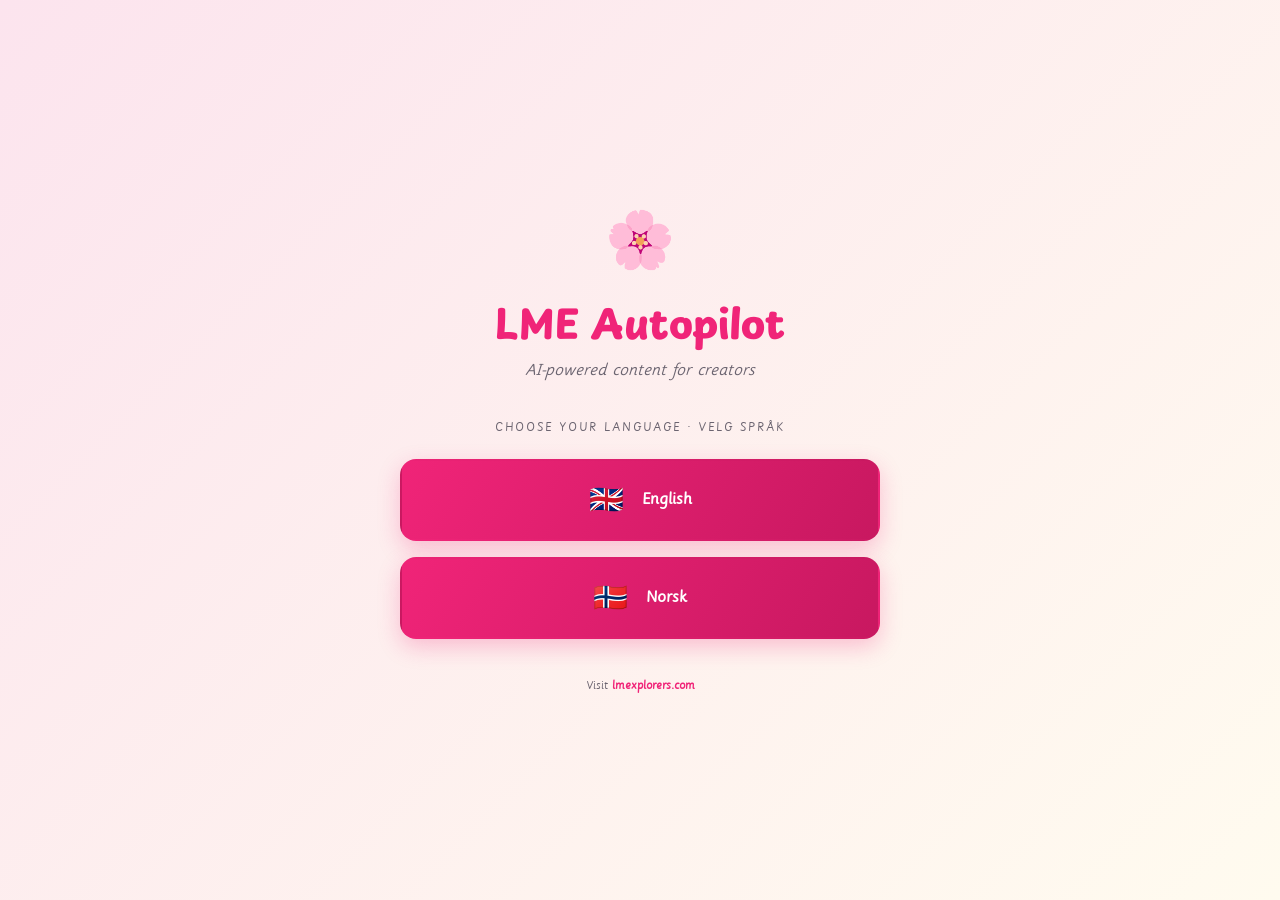
<file: index.html>
<!DOCTYPE html>
<html lang="en">
<head>
<meta charset="UTF-8">
<meta name="viewport" content="width=device-width, initial-scale=1.0">
<title>LME Autopilot</title>
<link rel="preconnect" href="https://fonts.googleapis.com"/><link rel="preconnect" href="https://fonts.gstatic.com" crossorigin/><link href="https://fonts.googleapis.com/css2?family=Playpen+Sans:wght@300;400;500;600;700&display=swap" rel="stylesheet"/>
<style>
@font-face{font-family:'Sasson Montessori';src:url('/SassoonMontessori.woff2') format('woff2'),url('/SassoonMontessori.ttf') format('truetype');font-weight:normal;font-style:normal;font-display:swap;}

  * { margin: 0; padding: 0; box-sizing: border-box; }
  body {
    font-family: 'Sasson Montessori';
    min-height: 100vh;
    background: linear-gradient(135deg, #FCE4EE 0%, #FFFBEF 100%);
    display: flex;
    align-items: center;
    justify-content: center;
    padding: 20px;
  }
  .container {
    text-align: center;
    max-width: 480px;
    width: 100%;
  }
  .flower { font-size: 56px; margin-bottom: 16px; }
  h1 {
    font-family: 'Playpen Sans';
    font-size: 40px;
    color: #F02478;
    margin-bottom: 8px;
    font-weight: 900;
  }
  .tagline {
    font-size: 18px;
    color: #6B6470;
    margin-bottom: 40px;
    font-style: italic;
  }
  .choose {
    font-size: 14px;
    color: #6B6470;
    text-transform: uppercase;
    letter-spacing: 2px;
    margin-bottom: 24px;
  }
  .lang-btn {
    display: block;
    width: 100%;
    padding: 22px 24px;
    margin-bottom: 16px;
    background: linear-gradient(120deg, #F02478 0%, #C81860 100%);
    border: 2px solid transparent;
    border-radius: 16px;
    color: #fff;
    font-family: 'Sasson Montessori';
    font-size: 18px;
    font-weight: 700;
    text-decoration: none;
    cursor: pointer;
    transition: all 0.2s;
    box-shadow: 0 8px 22px rgba(240,36,120,.25);
  }
  .lang-btn:hover {
    transform: translateY(-2px);
    box-shadow: 0 12px 30px rgba(240,36,120,.38);
    filter: brightness(1.04);
  }
  .lang-btn .flag { font-size: 28px; margin-right: 12px; vertical-align: middle; }
  .footer {
    margin-top: 40px;
    font-size: 13px;
    color: #6B6470;
  }
  .footer a { color: #F02478; text-decoration: none; font-weight: 700; }
</style>
</head>
<body>
  <div class="container">
    <div class="flower">🌸</div>
    <h1>LME Autopilot</h1>
    <p class="tagline">AI-powered content for creators</p>
    
    <p class="choose">Choose your language · Velg språk</p>
    
    <a href="/en.html" class="lang-btn" onclick="huskSprak('en')">
      <span class="flag">🇬🇧</span> English
    </a>
    
    <a href="/no.html" class="lang-btn" onclick="huskSprak('no')">
      <span class="flag">🇳🇴</span> Norsk
    </a>
    
    <p class="footer">
      Visit <a href="https://lmexplorers.com">lmexplorers.com</a>
    </p>
  </div>
  <script>
/* Språkvalget sto som et steg hver eneste gang appen ble åpnet, uten at det
   ble husket. Nå huskes det, og du sendes rett inn. Vil du velge på nytt,
   åpner du /?sprak=1, eller trykker "Språk" i Mer-menyen.
   Renate 4. september 2026. */
function huskSprak(l){ try{ localStorage.setItem('lme_lang', l); }catch(e){} }
(function(){
  try{
    var q = new URLSearchParams(location.search);
    if(q.get('sprak')==='1'){ try{ localStorage.removeItem('lme_lang'); }catch(e){} return; }
    var l = localStorage.getItem('lme_lang');
    if(l==='no' || l==='en'){
      location.replace('/'+l+'.html'+(location.search||''));
    }
  }catch(e){}
})();
</script>
<script>
  // Auto-tilgang: åpnes Studio fra Dashboard med ?key=..., lås opp for hele enheten.
  // localStorage deles på tvers av index/no/en (samme origin), så språksidene er opplåst.
  (function(){
    var VALID_KEYS = ['LME2026','LME-PRO-2026','LME-FAMILY-2026'];
    try{
      var k = new URLSearchParams(window.location.search).get('key');
      if(k && VALID_KEYS.indexOf(k.toUpperCase())>=0){
        localStorage.setItem('lme_access_granted','yes');
      }
    }catch(e){}
    // Ta med nøkkelen videre til språksiden også, for sikkerhets skyld.
    try{
      var q = window.location.search || '';
      if(q){ document.querySelectorAll('a.lang-btn').forEach(function(a){ a.href = a.getAttribute('href') + q; }); }
    }catch(e){}
  })();
  </script>
</body>
</html>
</file>
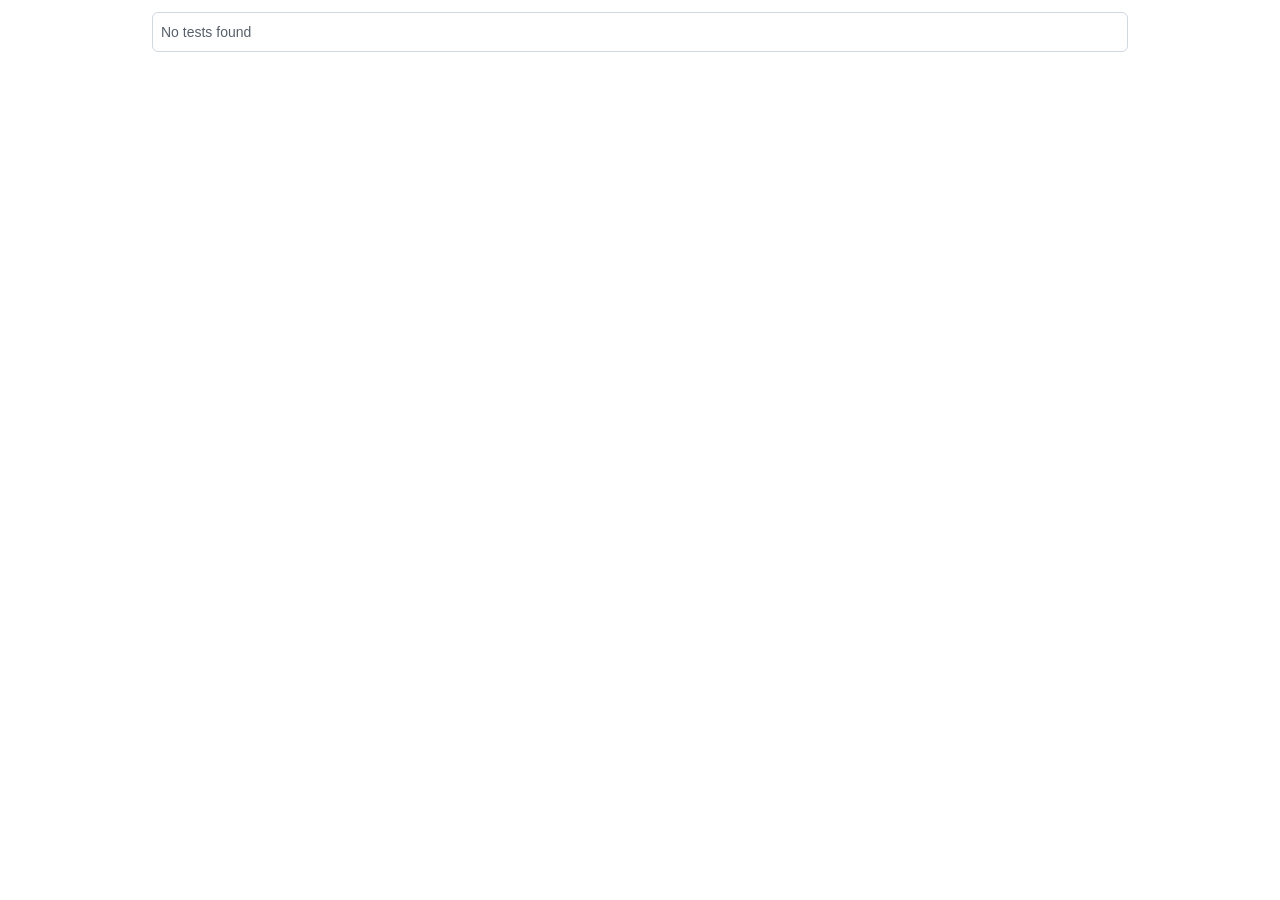
<file: node_modules/playwright-core/lib/vite/htmlReport/index.html>
<!DOCTYPE html>
<html style='scrollbar-gutter: stable both-edges;'>
  <head>
    <meta charset='UTF-8'>
    <meta name='color-scheme' content='dark light'>
    <meta name='viewport' content='width=device-width, initial-scale=1.0'>
    <title>Playwright Test Report</title>
    <script type="module" crossorigin src="./report.js"></script>
    <link rel="stylesheet" crossorigin href="./report.css">
  </head>
  <body>
    <div id='root'></div>
  </body>
</html>
</file>
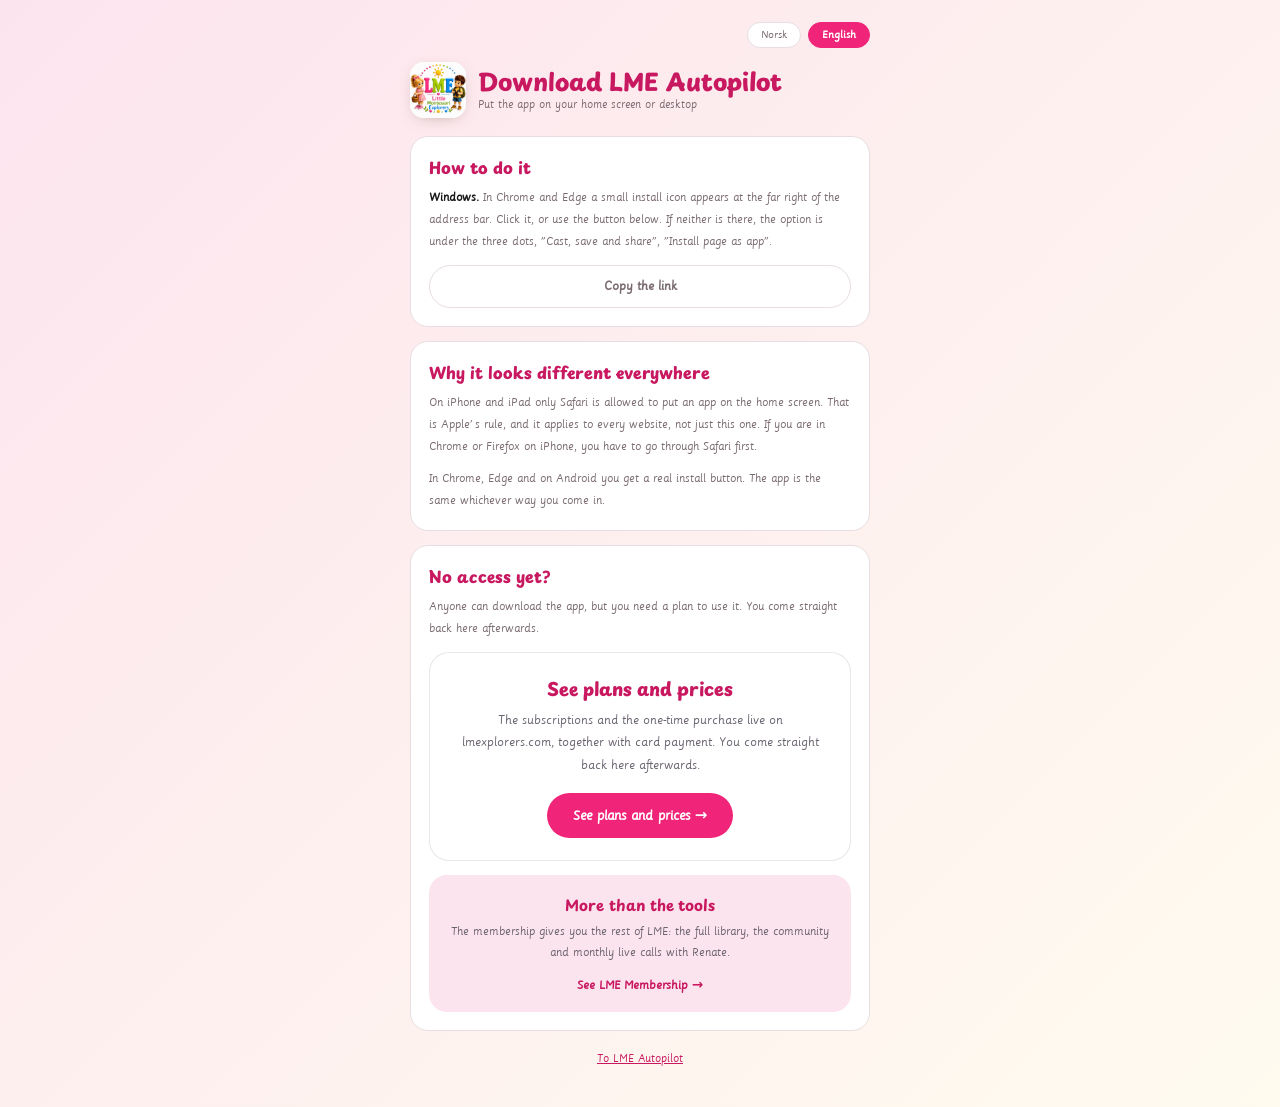
<file: installer.html>
<!DOCTYPE html>
<html lang="no">
<head>
<meta charset="UTF-8">
<meta name="viewport" content="width=device-width, initial-scale=1.0, viewport-fit=cover">
<title>Last ned LME Autopilot</title>
<link rel="manifest" href="/manifest.json"/>
<meta name="theme-color" content="#F02478">
<meta name="apple-mobile-web-app-capable" content="yes">
<meta name="apple-mobile-web-app-status-bar-style" content="default">
<meta name="apple-mobile-web-app-title" content="LME Autopilot">
<link rel="apple-touch-icon" href="/icons/icon-192.png">
<link rel="preconnect" href="https://fonts.googleapis.com"/><link rel="preconnect" href="https://fonts.gstatic.com" crossorigin/>
<link href="https://fonts.googleapis.com/css2?family=Playpen+Sans:wght@400;600;700;800&display=swap" rel="stylesheet"/>
<style>
@font-face{font-family:'Sasson Montessori';src:url('/SassoonMontessori.woff2') format('woff2'),url('/SassoonMontessori.ttf') format('truetype');font-display:swap;}
:root{--rose:#F02478;--rose-d:#C81860;--rose-m:#F7A8C4;--rose-l:#FCE4EE;--warm:#FFFBEF;--border:#E7DDE3;--text:#1A1A1A;--text-s:#7A6B72;
--font-head:'Playpen Sans',system-ui,sans-serif;--font-body:'Sasson Montessori','Playpen Sans',system-ui,sans-serif;}
*{margin:0;padding:0;box-sizing:border-box;}
body{font-family:var(--font-body);background:linear-gradient(135deg,var(--rose-l) 0%,var(--warm) 100%);min-height:100vh;color:var(--text);padding:22px 16px 40px;}
.wrap{max-width:460px;margin:0 auto;}
.topp{display:flex;align-items:center;gap:12px;margin-bottom:18px;}
.logo{width:56px;height:56px;border-radius:14px;overflow:hidden;background:#fff;box-shadow:0 4px 16px -8px rgba(90,56,37,.5);flex-shrink:0;}
.logo img{width:100%;height:100%;object-fit:contain;}
h1{font-family:var(--font-head);font-weight:800;font-size:24px;line-height:1.15;color:var(--rose-d);}
.tag{font-size:12.5px;color:var(--text-s);margin-top:3px;}
.kort{background:#fff;border:1.5px solid var(--border);border-radius:18px;padding:18px;margin-bottom:14px;}
h2{font-family:var(--font-head);font-weight:800;font-size:16px;color:var(--rose-d);margin-bottom:8px;}
p{font-size:13px;line-height:1.7;color:var(--text-s);}
p+p{margin-top:9px;}
p b{color:var(--text);}
.knapp{display:block;width:100%;margin-top:12px;padding:13px;border:none;border-radius:999px;background:var(--rose);color:#fff;font-family:var(--font-body);font-size:14px;font-weight:700;cursor:pointer;text-align:center;text-decoration:none;}
.knapp.rolig{background:#fff;border:1.5px solid var(--border);color:var(--text-s);}
.steg{counter-reset:s;list-style:none;margin-top:10px;}
.steg li{counter-increment:s;position:relative;padding:9px 0 9px 34px;font-size:13px;line-height:1.65;border-top:1px solid var(--border);}
.steg li:first-child{border-top:none;}
.steg li::before{content:counter(s);position:absolute;left:0;top:9px;width:23px;height:23px;border-radius:50%;background:var(--rose-l);color:var(--rose-d);font-size:11px;font-weight:700;display:flex;align-items:center;justify-content:center;}
.ok{background:var(--rose-l);border-radius:12px;padding:12px 14px;font-size:13px;font-weight:700;color:var(--rose-d);}
.sprak{display:flex;gap:7px;justify-content:flex-end;margin-bottom:14px;}
.sprak button{border:1.5px solid var(--border);background:#fff;color:var(--text-s);border-radius:999px;padding:5px 13px;font-family:var(--font-body);font-size:12px;cursor:pointer;}
.sprak button.on{background:var(--rose);border-color:var(--rose);color:#fff;font-weight:700;}
.bunn{text-align:center;margin-top:18px;}
.bunn a{color:var(--rose-d);font-size:12.5px;}
</style>
</head>
<body>
<div class="wrap">
  <div class="sprak"><button id="sp-no" class="on" onclick="switchLanguage('no')">Norsk</button><button id="sp-en" onclick="switchLanguage('en')">English</button></div>

  <div class="topp">
    <div class="logo"><img src="/images/lme-logo.png" alt="LME"></div>
    <div>
      <h1 data-no="Last ned LME Autopilot" data-en="Download LME Autopilot">Last ned LME Autopilot</h1>
      <div class="tag" data-no="Legg appen på hjemskjermen eller skrivebordet" data-en="Put the app on your home screen or desktop">Legg appen på hjemskjermen eller skrivebordet</div>
    </div>
  </div>

  <div class="kort" id="kort-installert" style="display:none;">
    <div class="ok" data-no="Appen er installert. Du kjører den nå." data-en="The app is installed. You are running it now.">Appen er installert. Du kjører den nå.</div>
    <a class="knapp" href="/" data-no="Åpne LME Autopilot" data-en="Open LME Autopilot">Åpne LME Autopilot</a>
  </div>

  <div class="kort" id="kort-installer">
    <h2 id="tittel" data-no="Slik gjør du det" data-en="How to do it">Slik gjør du det</h2>
    <div id="hjelp"></div>
    <button type="button" class="knapp" id="knapp-installer" style="display:none;" onclick="installerAppen()" data-no="Last ned appen" data-en="Download the app">Last ned appen</button>
    <button type="button" class="knapp" id="knapp-safari" style="display:none;" onclick="aapneISafari()" data-no="Åpne i Safari" data-en="Open in Safari">Åpne i Safari</button>
    <button type="button" class="knapp rolig" id="knapp-kopier" onclick="kopierLenke(this)" data-no="Kopier lenken" data-en="Copy the link">Kopier lenken</button>
  </div>

  <div class="kort">
    <h2 data-no="Hvorfor det ser forskjellig ut" data-en="Why it looks different everywhere">Hvorfor det ser forskjellig ut</h2>
    <p data-no="På iPhone og iPad er det bare Safari som får legge en app på hjemskjermen. Det er Apples regel, og den gjelder alle nettsteder, ikke bare dette. Er du i Chrome eller Firefox på iPhone, må du innom Safari først." data-en="On iPhone and iPad only Safari is allowed to put an app on the home screen. That is Apple's rule, and it applies to every website, not just this one. If you are in Chrome or Firefox on iPhone, you have to go through Safari first.">På iPhone og iPad er det bare Safari som får legge en app på hjemskjermen. Det er Apples regel, og den gjelder alle nettsteder, ikke bare dette. Er du i Chrome eller Firefox på iPhone, må du innom Safari først.</p>
    <p data-no="I Chrome, Edge og på Android får du en ekte installasjonsknapp. Appen er den samme uansett hvilken vei du går inn." data-en="In Chrome, Edge and on Android you get a real install button. The app is the same whichever way you come in.">I Chrome, Edge og på Android får du en ekte installasjonsknapp. Appen er den samme uansett hvilken vei du går inn.</p>
  </div>

  <!-- Veien videre for den som laster ned uten aa ha tilgang ennaa.
       Boksen tegnes av lme-pricing.js, den samme som staar paa
       laaseskjermen i appen, saa teksten og adressen bare finnes ett sted.
       Ingen priser her: de bor paa lmexplorers.com.
       Hele kortet er merket data-lme-kjop, saa det forsvinner av seg selv
       i butikkutgaven og i den installerte appen, der begge butikkene
       regner en kjopslenke som omgaaelse av betalingssystemet deres.
       Renate 15. september 2026. -->
  <div class="kort" data-lme-kjop>
    <h2 data-no="Har du ikke tilgang ennå?" data-en="No access yet?">Har du ikke tilgang ennå?</h2>
    <p data-no="Appen kan lastes ned av alle, men du trenger en plan for å bruke den. Du kommer rett hit igjen etterpå." data-en="Anyone can download the app, but you need a plan to use it. You come straight back here afterwards.">Appen kan lastes ned av alle, men du trenger en plan for å bruke den. Du kommer rett hit igjen etterpå.</p>
    <div data-lme-priser="liste" style="margin-top:12px;"></div>
  </div>

  <div class="bunn"><a href="/" data-no="Til LME Autopilot" data-en="To LME Autopilot">Til LME Autopilot</a></div>
</div>

<script>
/* Egen installasjonsside, uten innlogging.
   Trykket du "Åpne i Safari" inne i appen, kom du til appen på nytt, og der
   møtte du innloggingen mens installasjonskortet lå bak den. Denne siden
   krever ingenting, og lenker manifestet, så "Legg til på Hjem-skjerm"
   installerer LME Autopilot og ikke bare en snarvei til denne siden.
   Renate 4. september 2026. */
var TEKST = {
  iosAnnen: {
    no: '<p><b>Du er i Chrome på iPhone.</b> På iPhone er det bare Safari som får legge en app på hjemskjermen. Trykk knappen under, så åpner Safari denne siden, og der fullfører du.</p>',
    en: '<p><b>You are in Chrome on iPhone.</b> On iPhone only Safari may put an app on the home screen. Tap the button below, Safari opens this page, and you finish there.</p>'
  },
  iosSafari: {
    no: '<p><b>Du er i Safari, og da er du på rett sted.</b></p><ol class="steg"><li>Trykk Del-knappen nederst på skjermen, firkanten med pilen som peker opp.</li><li>Bla nedover i listen som kommer opp.</li><li>Velg "Legg til på Hjem-skjerm".</li><li>Trykk "Legg til" oppe til høyre.</li></ol><p>Nå ligger LME Autopilot som et ikon sammen med de andre appene dine.</p>',
    en: '<p><b>You are in Safari, so you are in the right place.</b></p><ol class="steg"><li>Tap the Share button at the bottom of the screen, the square with the arrow pointing up.</li><li>Scroll down the list that appears.</li><li>Choose "Add to Home Screen".</li><li>Tap "Add" at the top right.</li></ol><p>LME Autopilot now sits as an icon with your other apps.</p>'
  },
  macSafari: {
    no: '<p><b>Mac, Safari.</b></p><ol class="steg"><li>Trykk Del-knappen i verktøylinjen øverst.</li><li>Velg "Legg til i Dock".</li><li>Trykk "Legg til".</li></ol>',
    en: '<p><b>Mac, Safari.</b></p><ol class="steg"><li>Click the Share button in the toolbar at the top.</li><li>Choose "Add to Dock".</li><li>Click "Add".</li></ol>'
  },
  macChrome: {
    no: '<p><b>Mac, Chrome.</b> Kommer ikke knappen under opp, finner du valget under de tre prikkene oppe til høyre, "Cast, lagre og del", "Installer side som app".</p>',
    en: '<p><b>Mac, Chrome.</b> If the button below does not appear, the option is under the three dots at the top right, "Cast, save and share", "Install page as app".</p>'
  },
  windows: {
    no: '<p><b>Windows.</b> I Chrome og Edge dukker det opp et lite installasjonsikon helt til høyre i adressefeltet. Trykk på det, eller bruk knappen under. Er ingen av delene der, ligger valget under de tre prikkene, "Cast, lagre og del", "Installer side som app".</p>',
    en: '<p><b>Windows.</b> In Chrome and Edge a small install icon appears at the far right of the address bar. Click it, or use the button below. If neither is there, the option is under the three dots, "Cast, save and share", "Install page as app".</p>'
  },
  android: {
    no: '<p><b>Android.</b> Trykk knappen under. Er den ikke der, velg "Installer app" i menyen med de tre prikkene.</p>',
    en: '<p><b>Android.</b> Tap the button below. If it is not there, choose "Install app" in the three-dot menu.</p>'
  },
  annet: {
    no: '<p>Åpne denne siden i Chrome, Edge eller Safari, så kan du legge den til som app. Kopier lenken under og lim den inn der.</p>',
    en: '<p>Open this page in Chrome, Edge or Safari to add it as an app. Copy the link below and paste it there.</p>'
  }
};

var LANG = 'no', NOKKEL = 'annet', hendelse = null;

function switchLanguage(l){
  LANG = l;
  document.documentElement.lang = l;
  document.getElementById('sp-no').classList.toggle('on', l === 'no');
  document.getElementById('sp-en').classList.toggle('on', l === 'en');
  document.querySelectorAll('[data-no][data-en]').forEach(function(e){
    var v = e.getAttribute('data-' + l);
    if (v !== null) e.textContent = v;
  });
  document.getElementById('hjelp').innerHTML = TEKST[NOKKEL][l];
  try { localStorage.setItem('lme_lang', l); } catch (e) {}
}

function erInstallert(){
  try { return (window.matchMedia && window.matchMedia('(display-mode: standalone)').matches) || window.navigator.standalone === true; }
  catch (e) { return false; }
}

function hvilken(){
  var u = navigator.userAgent || '';
  var berorer = (navigator.maxTouchPoints || 0) > 1;
  var iOS = /iPhone|iPad|iPod/.test(u) || (/Macintosh/.test(u) && berorer);
  var mac = /Macintosh/.test(u) && !berorer;
  if (iOS) return /CriOS|FxiOS|EdgiOS|OPiOS|GSA/.test(u) ? 'iosAnnen' : 'iosSafari';
  if (mac) return /Chrome|Chromium|Edg/.test(u) ? 'macChrome' : 'macSafari';
  if (/Android/.test(u)) return 'android';
  if (/Windows/.test(u)) return 'windows';
  if (/Chrome|Chromium|Edg/.test(u)) return 'windows';
  return 'annet';
}

function tegn(){
  var inst = erInstallert();
  document.getElementById('kort-installert').style.display = inst ? 'block' : 'none';
  document.getElementById('kort-installer').style.display = inst ? 'none' : 'block';
  if (inst) return;
  NOKKEL = hvilken();
  document.getElementById('hjelp').innerHTML = TEKST[NOKKEL][LANG];
  document.getElementById('knapp-safari').style.display = (NOKKEL === 'iosAnnen') ? 'block' : 'none';
  document.getElementById('knapp-installer').style.display = hendelse ? 'block' : 'none';
}

window.addEventListener('beforeinstallprompt', function(e){ e.preventDefault(); hendelse = e; tegn(); });
window.addEventListener('appinstalled', function(){ hendelse = null; tegn(); });

async function installerAppen(){
  if (!hendelse) return;
  var e = hendelse; hendelse = null;
  try { e.prompt(); await e.userChoice; } catch (_) {}
  tegn();
}

/* Språket blir med videre. Trykker en engelsk mottaker "Open in Safari",
   eller kopierer lenken for å sende den til noen andre, skal siden lande
   på engelsk der også. */
function lenken(){ return location.origin + location.pathname + (LANG === 'en' ? '?lang=en' : ''); }

function aapneISafari(){
  try { location.href = 'x-safari-' + lenken(); } catch (e) {}
  setTimeout(function(){
    if (document.visibilityState === 'visible') kopierLenke(document.getElementById('knapp-kopier'));
  }, 900);
}

function kopierLenke(btn){
  var u = lenken();
  var ferdig = function(){
    if (!btn) return;
    var gml = btn.textContent;
    btn.textContent = (LANG === 'no') ? 'Lenken er kopiert' : 'Link copied';
    setTimeout(function(){ btn.textContent = gml; }, 2200);
  };
  try {
    if (navigator.clipboard && navigator.clipboard.writeText) {
      navigator.clipboard.writeText(u).then(ferdig).catch(function(){ gammelKopi(u); ferdig(); });
      return;
    }
  } catch (e) {}
  gammelKopi(u); ferdig();
}

function gammelKopi(t){
  try {
    var f = document.createElement('textarea');
    f.value = t; f.style.position = 'fixed'; f.style.opacity = '0';
    document.body.appendChild(f); f.select(); document.execCommand('copy'); f.remove();
  } catch (e) {}
}

(function start(){
  /* Norsk er utgangspunktet, engelsk er oversettelsen. Har du valgt engelsk
     før, huskes det.

     Adressen vinner over det som er husket. Renate deler denne siden til
     folk som skal laste ned appen, og hun trenger en engelsk adresse som
     lander på engelsk hos en mottaker som aldri har vært her:
     ?lang=en. Uten det sto siden på norsk til mottakeren selv fant
     språkknappen. Renate 15. september 2026. */
  var l = null;
  try {
    var q = new URLSearchParams(location.search).get('lang');
    if (q === 'no' || q === 'en') l = q;
  } catch (e) {}
  if (!l) { try { l = localStorage.getItem('lme_lang'); } catch (e) {} }
  if (l !== 'no' && l !== 'en') l = 'no';
  tegn();
  switchLanguage(l);
  if ('serviceWorker' in navigator) { try { navigator.serviceWorker.register('/sw.js'); } catch (e) {} }
})();
</script>
<script src="/lme-pricing.js"></script>
</body>
</html>
</file>
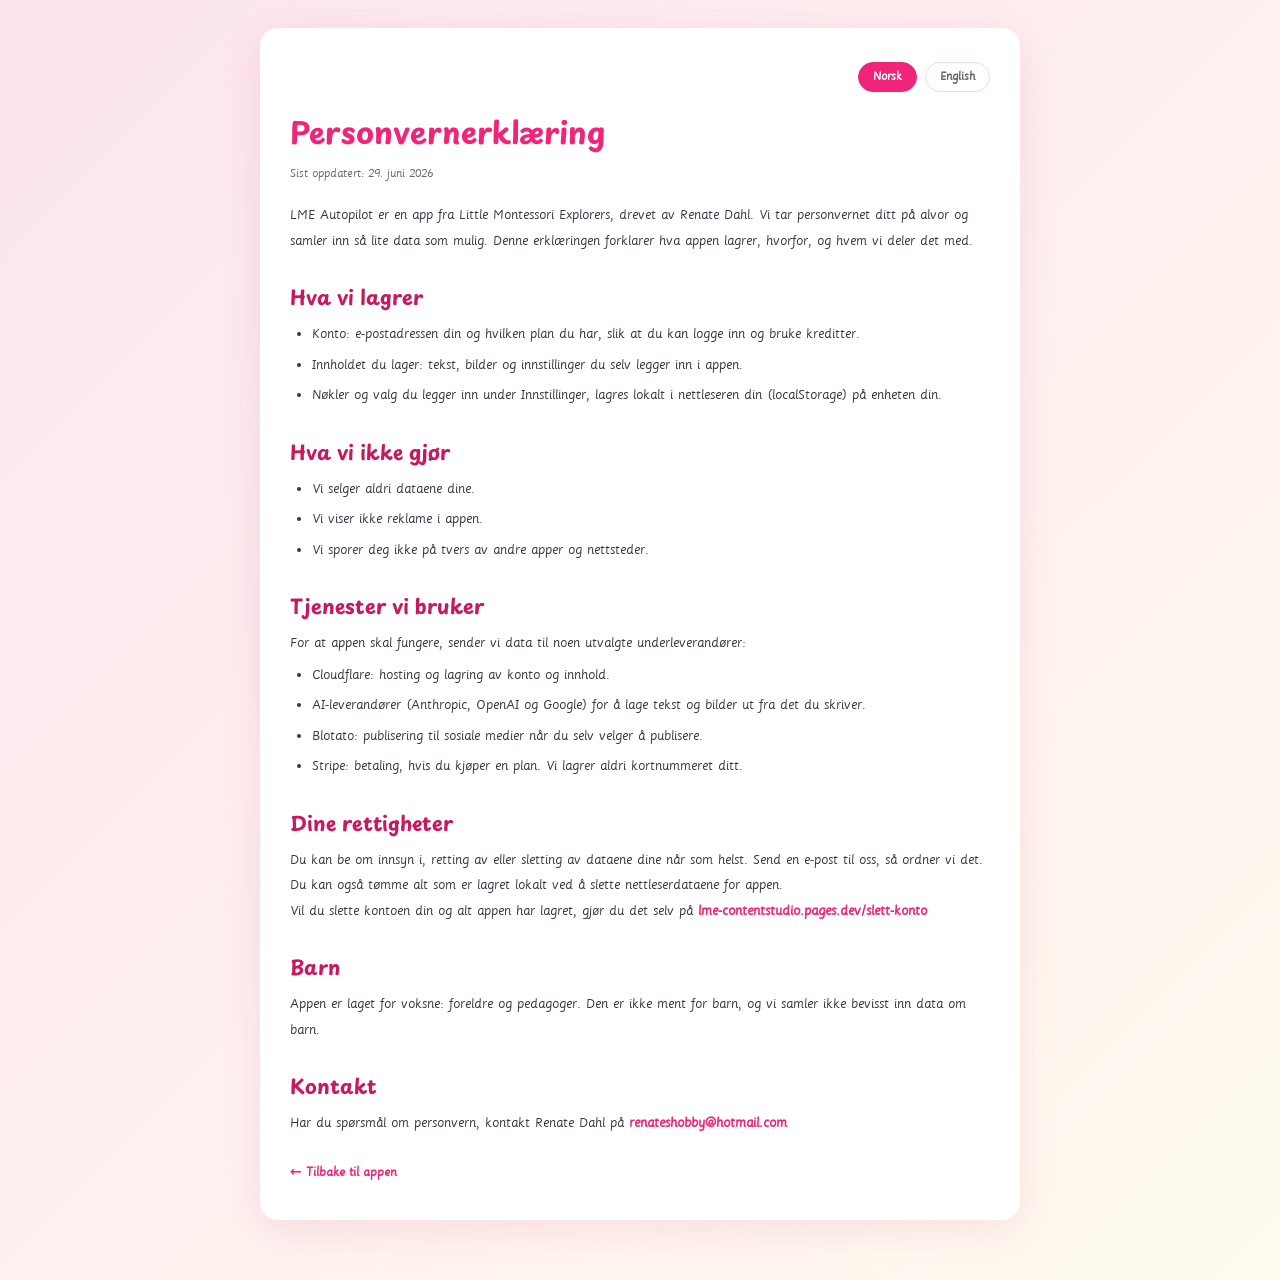
<file: personvern.html>
<!DOCTYPE html>
<html lang="no">
<head>
<meta charset="UTF-8">
<meta name="viewport" content="width=device-width, initial-scale=1.0">
<title>Personvern · LME Autopilot</title>
<link rel="preconnect" href="https://fonts.googleapis.com"/><link rel="preconnect" href="https://fonts.gstatic.com" crossorigin/><link href="https://fonts.googleapis.com/css2?family=Playpen+Sans:wght@300;400;500;600;700&display=swap" rel="stylesheet"/>
<style>
@font-face{font-family:'Sasson Montessori';src:url('/SassoonMontessori.woff2') format('woff2'),url('/SassoonMontessori.ttf') format('truetype');font-weight:normal;font-style:normal;font-display:swap;}
:root{--rose:#F02478;--rose-d:#C81860;--ink:#3A3340;--soft:#6B6470;--line:#F0D9E4;}
*{margin:0;padding:0;box-sizing:border-box;}
body{font-family:'Sasson Montessori',system-ui,sans-serif;color:var(--ink);background:linear-gradient(135deg,#FCE4EE 0%,#FFFBEF 100%);line-height:1.7;padding:28px 18px 60px;}
.wrap{max-width:760px;margin:0 auto;background:#fff;border-radius:18px;padding:34px 30px;box-shadow:0 10px 40px rgba(200,24,96,.10);}
h1,h2,h3{font-family:'Playpen Sans',system-ui,sans-serif;color:var(--rose);}
h1{font-size:30px;margin-bottom:6px;}
h2{font-size:20px;margin:26px 0 8px;color:var(--rose-d);}
p,li{font-size:15px;color:var(--ink);}
ul{margin:6px 0 6px 22px;}
li{margin-bottom:5px;}
a{color:var(--rose);font-weight:700;text-decoration:none;}
.meta{font-size:13px;color:var(--soft);margin-bottom:18px;}
.lang{display:flex;gap:8px;justify-content:flex-end;margin-bottom:14px;}
.lang button{font-family:'Sasson Montessori',system-ui,sans-serif;font-size:13px;font-weight:700;border:1px solid var(--line);background:#fff;color:var(--soft);padding:7px 14px;border-radius:999px;cursor:pointer;}
.lang button.on{background:var(--rose);color:#fff;border-color:var(--rose);}
.back{display:inline-block;margin-top:24px;font-size:14px;}
</style>
</head>
<body>
<div class="wrap">
  <div class="lang">
    <button id="b-no" class="on" onclick="setLang('no')">Norsk</button>
    <button id="b-en" onclick="setLang('en')">English</button>
  </div>

  <h1 data-no="Personvernerklæring" data-en="Privacy policy">Personvernerklæring</h1>
  <p class="meta" data-no="Sist oppdatert: 29. juni 2026" data-en="Last updated: 29 June 2026">Sist oppdatert: 29. juni 2026</p>

  <p data-no="LME Autopilot er en app fra Little Montessori Explorers, drevet av Renate Dahl. Vi tar personvernet ditt på alvor og samler inn så lite data som mulig. Denne erklæringen forklarer hva appen lagrer, hvorfor, og hvem vi deler det med."
     data-en="LME Autopilot is an app from Little Montessori Explorers, run by Renate Dahl. We take your privacy seriously and collect as little data as possible. This policy explains what the app stores, why, and who we share it with.">LME Autopilot er en app fra Little Montessori Explorers, drevet av Renate Dahl. Vi tar personvernet ditt på alvor og samler inn så lite data som mulig. Denne erklæringen forklarer hva appen lagrer, hvorfor, og hvem vi deler det med.</p>

  <h2 data-no="Hva vi lagrer" data-en="What we store">Hva vi lagrer</h2>
  <ul>
    <li data-no="Konto: e-postadressen din og hvilken plan du har, slik at du kan logge inn og bruke kreditter." data-en="Account: your email address and your plan, so you can log in and use credits.">Konto: e-postadressen din og hvilken plan du har, slik at du kan logge inn og bruke kreditter.</li>
    <li data-no="Innholdet du lager: tekst, bilder og innstillinger du selv legger inn i appen." data-en="The content you create: text, images and settings you enter into the app yourself.">Innholdet du lager: tekst, bilder og innstillinger du selv legger inn i appen.</li>
    <li data-no="Nøkler og valg du legger inn under Innstillinger, lagres lokalt i nettleseren din (localStorage) på enheten din." data-en="Keys and choices you enter under Settings are stored locally in your browser (localStorage) on your device.">Nøkler og valg du legger inn under Innstillinger, lagres lokalt i nettleseren din (localStorage) på enheten din.</li>
  </ul>

  <h2 data-no="Hva vi ikke gjør" data-en="What we do not do">Hva vi ikke gjør</h2>
  <ul>
    <li data-no="Vi selger aldri dataene dine." data-en="We never sell your data.">Vi selger aldri dataene dine.</li>
    <li data-no="Vi viser ikke reklame i appen." data-en="We do not show ads in the app.">Vi viser ikke reklame i appen.</li>
    <li data-no="Vi sporer deg ikke på tvers av andre apper og nettsteder." data-en="We do not track you across other apps and websites.">Vi sporer deg ikke på tvers av andre apper og nettsteder.</li>
  </ul>

  <h2 data-no="Tjenester vi bruker" data-en="Services we use">Tjenester vi bruker</h2>
  <p data-no="For at appen skal fungere, sender vi data til noen utvalgte underleverandører:"
     data-en="For the app to work, we send data to a few selected providers:">For at appen skal fungere, sender vi data til noen utvalgte underleverandører:</p>
  <ul>
    <li data-no="Cloudflare: hosting og lagring av konto og innhold." data-en="Cloudflare: hosting and storage of account and content.">Cloudflare: hosting og lagring av konto og innhold.</li>
    <li data-no="AI-leverandører (Anthropic, OpenAI og Google) for å lage tekst og bilder ut fra det du skriver." data-en="AI providers (Anthropic, OpenAI and Google) to generate text and images from what you type.">AI-leverandører (Anthropic, OpenAI og Google) for å lage tekst og bilder ut fra det du skriver.</li>
    <li data-no="Blotato: publisering til sosiale medier når du selv velger å publisere." data-en="Blotato: publishing to social media when you choose to publish.">Blotato: publisering til sosiale medier når du selv velger å publisere.</li>
    <li data-no="Stripe: betaling, hvis du kjøper en plan. Vi lagrer aldri kortnummeret ditt." data-en="Stripe: payment, if you buy a plan. We never store your card number.">Stripe: betaling, hvis du kjøper en plan. Vi lagrer aldri kortnummeret ditt.</li>
  </ul>

  <h2 data-no="Dine rettigheter" data-en="Your rights">Dine rettigheter</h2>
  <p data-no="Du kan be om innsyn i, retting av eller sletting av dataene dine når som helst. Send en e-post til oss, så ordner vi det. Du kan også tømme alt som er lagret lokalt ved å slette nettleserdataene for appen."
     data-en="You can request access to, correction of or deletion of your data at any time. Send us an email and we will sort it out. You can also clear everything stored locally by deleting the app's browser data.">Du kan be om innsyn i, retting av eller sletting av dataene dine når som helst. Send en e-post til oss, så ordner vi det. Du kan også tømme alt som er lagret lokalt ved å slette nettleserdataene for appen.</p>

  <p><span data-no="Vil du slette kontoen din og alt appen har lagret, gjør du det selv på " data-en="If you want to delete your account and everything the app has stored, you can do it yourself at ">Vil du slette kontoen din og alt appen har lagret, gjør du det selv på </span><a href="/slett-konto">lme-contentstudio.pages.dev/slett-konto</a></p>

  <h2 data-no="Barn" data-en="Children">Barn</h2>
  <p data-no="Appen er laget for voksne: foreldre og pedagoger. Den er ikke ment for barn, og vi samler ikke bevisst inn data om barn."
     data-en="The app is made for adults: parents and educators. It is not intended for children, and we do not knowingly collect data about children.">Appen er laget for voksne: foreldre og pedagoger. Den er ikke ment for barn, og vi samler ikke bevisst inn data om barn.</p>

  <h2 data-no="Kontakt" data-en="Contact">Kontakt</h2>
  <p><span data-no="Har du spørsmål om personvern, kontakt Renate Dahl på " data-en="If you have questions about privacy, contact Renate Dahl at ">Har du spørsmål om personvern, kontakt Renate Dahl på </span><a href="mailto:renateshobby@hotmail.com">renateshobby@hotmail.com</a></p>

  <a class="back" href="/" data-no="← Tilbake til appen" data-en="← Back to the app">← Tilbake til appen</a>
</div>

<script>
function setLang(l){
  document.documentElement.lang = l;
  document.getElementById('b-no').classList.toggle('on', l==='no');
  document.getElementById('b-en').classList.toggle('on', l==='en');
  document.querySelectorAll('[data-no][data-en]').forEach(function(el){
    var v = l==='en' ? el.getAttribute('data-en') : el.getAttribute('data-no');
    if(el.children.length===0){ el.textContent = v; }
  });
}
</script>
</body>
</html>
</file>
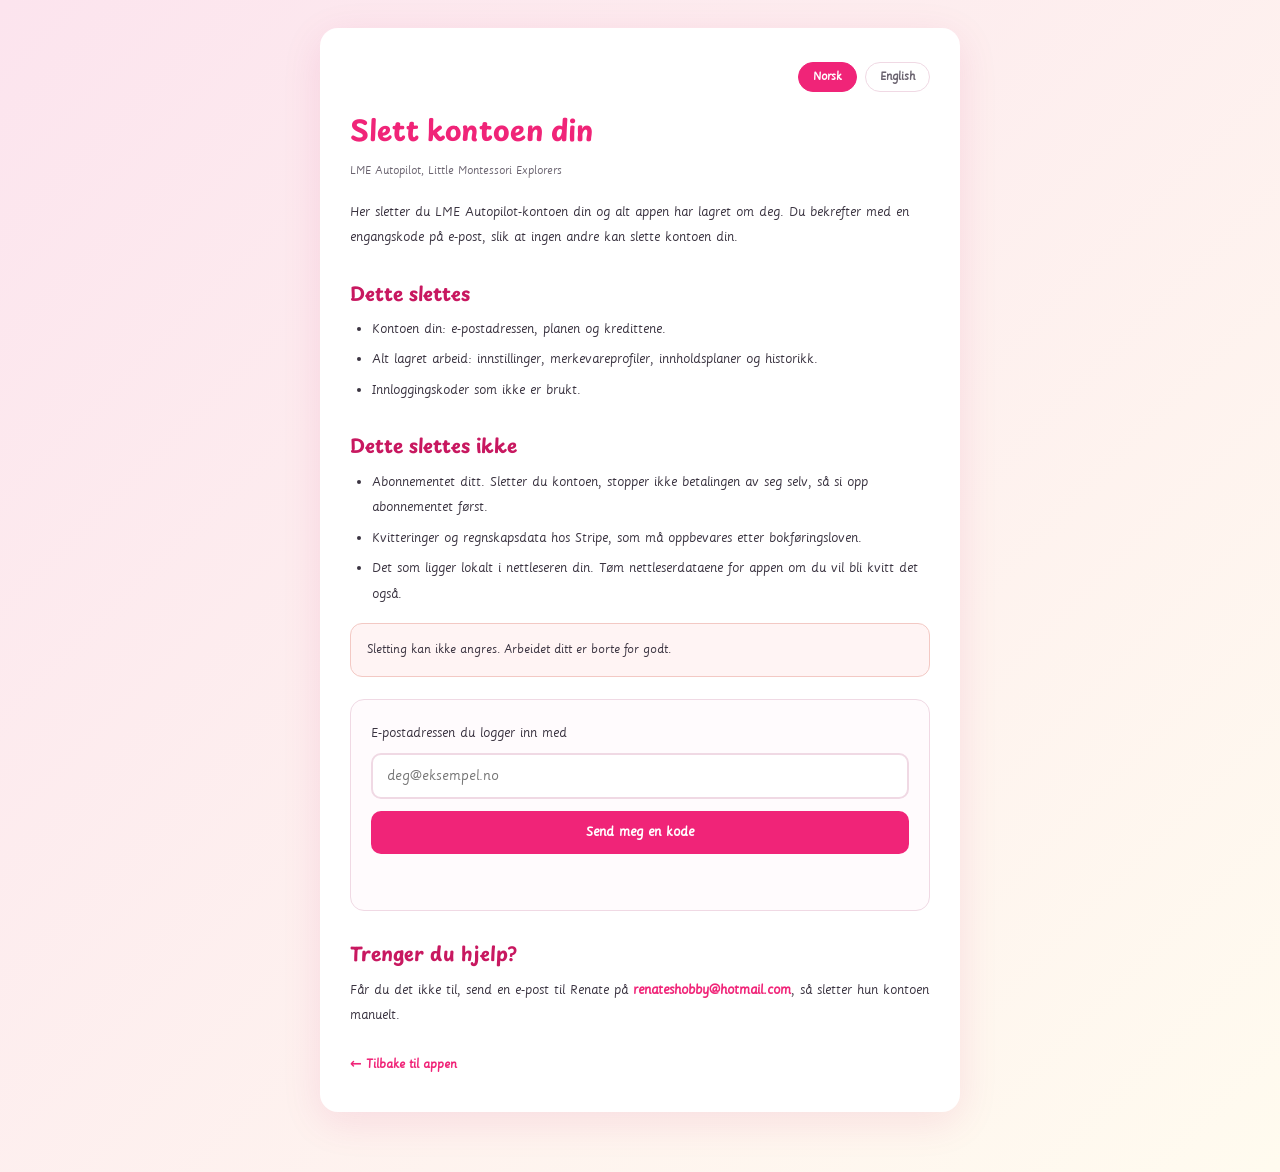
<file: slett-konto.html>
<!DOCTYPE html>
<html lang="no">
<head>
<meta charset="UTF-8">
<meta name="viewport" content="width=device-width, initial-scale=1.0">
<title>Slett konto · LME Autopilot</title>
<meta name="description" content="Slett LME Autopilot-kontoen din og alt appen har lagret."/>
<link rel="preconnect" href="https://fonts.googleapis.com"/><link rel="preconnect" href="https://fonts.gstatic.com" crossorigin/><link href="https://fonts.googleapis.com/css2?family=Playpen+Sans:wght@300;400;500;600;700&display=swap" rel="stylesheet"/>
<style>
@font-face{font-family:'Sasson Montessori';src:url('/SassoonMontessori.woff2') format('woff2'),url('/SassoonMontessori.ttf') format('truetype');font-weight:normal;font-style:normal;font-display:swap;}
:root{--rose:#F02478;--rose-d:#C81860;--ink:#3A3340;--soft:#6B6470;--line:#F0D9E4;--sage:#9CC000;}
*{margin:0;padding:0;box-sizing:border-box;}
body{font-family:'Sasson Montessori',system-ui,sans-serif;color:var(--ink);background:linear-gradient(135deg,#FCE4EE 0%,#FFFBEF 100%);line-height:1.7;padding:28px 18px 60px;}
.wrap{max-width:640px;margin:0 auto;background:#fff;border-radius:18px;padding:34px 30px;box-shadow:0 10px 40px rgba(200,24,96,.10);}
h1,h2{font-family:'Playpen Sans',system-ui,sans-serif;color:var(--rose);}
h1{font-size:28px;margin-bottom:6px;}
h2{font-size:19px;margin:26px 0 8px;color:var(--rose-d);}
p,li,label{font-size:15px;color:var(--ink);}
ul{margin:6px 0 6px 22px;}
li{margin-bottom:5px;}
a{color:var(--rose);font-weight:700;text-decoration:none;}
.meta{font-size:13px;color:var(--soft);margin-bottom:18px;}
.lang{display:flex;gap:8px;justify-content:flex-end;margin-bottom:14px;}
.lang button{font-family:'Sasson Montessori',system-ui,sans-serif;font-size:13px;font-weight:700;border:1px solid var(--line);background:#fff;color:var(--soft);padding:7px 14px;border-radius:999px;cursor:pointer;}
.lang button.on{background:var(--rose);color:#fff;border-color:var(--rose);}
.boks{border:1px solid var(--line);border-radius:14px;padding:20px;margin-top:22px;background:#FFFBFD;}
input{font-family:'Sasson Montessori',system-ui,sans-serif;font-size:16px;width:100%;padding:12px 14px;border:2px solid var(--line);border-radius:10px;color:var(--ink);outline:none;margin-top:6px;}
input:focus{border-color:var(--rose);}
button.knapp{font-family:'Sasson Montessori',system-ui,sans-serif;font-size:15px;font-weight:700;width:100%;margin-top:12px;padding:13px;border:none;border-radius:10px;background:var(--rose);color:#fff;cursor:pointer;}
button.knapp[disabled]{opacity:.55;cursor:default;}
button.fare{background:#C0392B;}
.varsel{background:#FFF4F4;border:1px solid #F3C9C4;border-radius:12px;padding:14px 16px;margin-top:16px;font-size:14px;}
.svar{margin-top:14px;font-size:14px;font-weight:700;min-height:22px;}
.svar.ok{color:#2E7D32;}
.svar.feil{color:#C0392B;}
.skjult{display:none;}
.back{display:inline-block;margin-top:24px;font-size:14px;}
</style>
</head>
<body>
<div class="wrap">
  <div class="lang">
    <button id="b-no" class="on" onclick="setLang('no')">Norsk</button>
    <button id="b-en" onclick="setLang('en')">English</button>
  </div>

  <h1 data-no="Slett kontoen din" data-en="Delete your account">Slett kontoen din</h1>
  <p class="meta" data-no="LME Autopilot, Little Montessori Explorers" data-en="LME Autopilot, Little Montessori Explorers">LME Autopilot, Little Montessori Explorers</p>

  <p data-no="Her sletter du LME Autopilot-kontoen din og alt appen har lagret om deg. Du bekrefter med en engangskode på e-post, slik at ingen andre kan slette kontoen din."
     data-en="Here you delete your LME Autopilot account and everything the app has stored about you. You confirm with a one-time code by email, so no one else can delete your account.">Her sletter du LME Autopilot-kontoen din og alt appen har lagret om deg. Du bekrefter med en engangskode på e-post, slik at ingen andre kan slette kontoen din.</p>

  <h2 data-no="Dette slettes" data-en="What gets deleted">Dette slettes</h2>
  <ul>
    <li data-no="Kontoen din: e-postadressen, planen og kredittene." data-en="Your account: email address, plan and credits.">Kontoen din: e-postadressen, planen og kredittene.</li>
    <li data-no="Alt lagret arbeid: innstillinger, merkevareprofiler, innholdsplaner og historikk." data-en="All saved work: settings, brand profiles, content plans and history.">Alt lagret arbeid: innstillinger, merkevareprofiler, innholdsplaner og historikk.</li>
    <li data-no="Innloggingskoder som ikke er brukt." data-en="Any unused login codes.">Innloggingskoder som ikke er brukt.</li>
  </ul>

  <h2 data-no="Dette slettes ikke" data-en="What is not deleted">Dette slettes ikke</h2>
  <ul>
    <li data-no="Abonnementet ditt. Sletter du kontoen, stopper ikke betalingen av seg selv, så si opp abonnementet først." data-en="Your subscription. Deleting the account does not stop the payment by itself, so cancel the subscription first.">Abonnementet ditt. Sletter du kontoen, stopper ikke betalingen av seg selv, så si opp abonnementet først.</li>
    <li data-no="Kvitteringer og regnskapsdata hos Stripe, som må oppbevares etter bokføringsloven." data-en="Receipts and accounting records at Stripe, which have to be kept under bookkeeping law.">Kvitteringer og regnskapsdata hos Stripe, som må oppbevares etter bokføringsloven.</li>
    <li data-no="Det som ligger lokalt i nettleseren din. Tøm nettleserdataene for appen om du vil bli kvitt det også." data-en="Whatever is stored locally in your browser. Clear the app's browser data if you want that gone too.">Det som ligger lokalt i nettleseren din. Tøm nettleserdataene for appen om du vil bli kvitt det også.</li>
  </ul>

  <div class="varsel" data-no="Sletting kan ikke angres. Arbeidet ditt er borte for godt." data-en="Deletion cannot be undone. Your work is gone for good.">Sletting kan ikke angres. Arbeidet ditt er borte for godt.</div>

  <div class="boks">
    <div id="steg1">
      <label for="epost" data-no="E-postadressen du logger inn med" data-en="The email address you log in with">E-postadressen du logger inn med</label>
      <input type="email" id="epost" autocomplete="email" placeholder="deg@eksempel.no"/>
      <button class="knapp" id="knapp1" onclick="sendKode()" data-no="Send meg en kode" data-en="Send me a code">Send meg en kode</button>
    </div>

    <div id="steg2" class="skjult">
      <label for="kode" data-no="Koden du fikk på e-post" data-en="The code you received by email">Koden du fikk på e-post</label>
      <input type="text" id="kode" inputmode="numeric" autocomplete="one-time-code" placeholder="123456"/>
      <button class="knapp fare" id="knapp2" onclick="slett()" data-no="Slett kontoen min for godt" data-en="Delete my account for good">Slett kontoen min for godt</button>
    </div>

    <div class="svar" id="svar"></div>
  </div>

  <h2 data-no="Trenger du hjelp?" data-en="Need help?">Trenger du hjelp?</h2>
  <p><span data-no="Får du det ikke til, send en e-post til Renate på " data-en="If this does not work for you, email Renate at ">Får du det ikke til, send en e-post til Renate på </span><a href="mailto:renateshobby@hotmail.com">renateshobby@hotmail.com</a><span data-no=", så sletter hun kontoen manuelt." data-en=" and she will delete the account manually.">, så sletter hun kontoen manuelt.</span></p>

  <a class="back" href="/" data-no="← Tilbake til appen" data-en="← Back to the app">← Tilbake til appen</a>
</div>

<script>
var TEKST = {
  no: {
    sender: "Sender kode …",
    sendt: "Koden er sendt. Sjekk e-posten din.",
    ugyldigEpost: "Skriv inn en gyldig e-postadresse.",
    manglerKode: "Skriv inn koden fra e-posten.",
    sletter: "Sletter …",
    slettet: "Kontoen din er slettet. Husk å si opp abonnementet om du har et løpende.",
    feil: "Noe gikk galt. Prøv igjen, eller send en e-post til Renate."
  },
  en: {
    sender: "Sending code …",
    sendt: "The code has been sent. Check your email.",
    ugyldigEpost: "Enter a valid email address.",
    manglerKode: "Enter the code from the email.",
    sletter: "Deleting …",
    slettet: "Your account has been deleted. Remember to cancel your subscription if you have an active one.",
    feil: "Something went wrong. Try again, or send Renate an email."
  }
};
var lang = "no";

function setLang(l){
  lang = l;
  document.documentElement.lang = l;
  document.getElementById('b-no').classList.toggle('on', l==='no');
  document.getElementById('b-en').classList.toggle('on', l==='en');
  document.querySelectorAll('[data-no][data-en]').forEach(function(el){
    var v = l==='en' ? el.getAttribute('data-en') : el.getAttribute('data-no');
    if(el.children.length===0){ el.textContent = v; }
  });
}

function si(melding, type){
  var s = document.getElementById('svar');
  s.textContent = melding;
  s.className = 'svar' + (type ? ' ' + type : '');
}

function post(kropp){
  return fetch('/api/auth', {
    method: 'POST',
    headers: { 'Content-Type': 'application/json' },
    body: JSON.stringify(kropp)
  }).then(function(r){ return r.json(); });
}

function sendKode(){
  var t = TEKST[lang];
  var e = document.getElementById('epost').value.trim().toLowerCase();
  if(!/^[^@\s]+@[^@\s]+\.[^@\s]+$/.test(e)){ si(t.ugyldigEpost, 'feil'); return; }
  var k = document.getElementById('knapp1');
  k.disabled = true; si(t.sender);
  post({ action: 'request', email: e }).then(function(r){
    k.disabled = false;
    if(r && r.error){ si(r.error, 'feil'); return; }
    document.getElementById('steg2').classList.remove('skjult');
    document.getElementById('kode').focus();
    si(t.sendt, 'ok');
  }).catch(function(){ k.disabled = false; si(t.feil, 'feil'); });
}

function slett(){
  var t = TEKST[lang];
  var e = document.getElementById('epost').value.trim().toLowerCase();
  var kode = document.getElementById('kode').value.trim();
  if(!kode){ si(t.manglerKode, 'feil'); return; }
  var k = document.getElementById('knapp2');
  k.disabled = true; si(t.sletter);
  post({ action: 'verify', email: e, code: kode }).then(function(r){
    if(!r || !r.token){ k.disabled = false; si((r && r.error) || t.feil, 'feil'); return; }
    return fetch('/api/delete-account', {
      method: 'POST',
      headers: { 'Content-Type': 'application/json' },
      body: JSON.stringify({ token: r.token })
    }).then(function(x){ return x.json(); }).then(function(d){
      k.disabled = false;
      if(d && d.ok){
        try { localStorage.clear(); } catch(err){}
        document.getElementById('steg1').classList.add('skjult');
        document.getElementById('steg2').classList.add('skjult');
        si(t.slettet, 'ok');
      } else {
        si((d && d.error) || t.feil, 'feil');
      }
    });
  }).catch(function(){ k.disabled = false; si(t.feil, 'feil'); });
}
</script>
</body>
</html>
</file>
<file: node_modules/playwright-core/lib/vite/htmlReport/report.css>
:root{--color-canvas-default-transparent:#fff0;--color-marketing-icon-primary:#218bff;--color-marketing-icon-secondary:#54aeff;--color-diff-blob-addition-num-text:#24292f;--color-diff-blob-addition-fg:#24292f;--color-diff-blob-addition-num-bg:#ccffd8;--color-diff-blob-addition-line-bg:#e6ffec;--color-diff-blob-addition-word-bg:#abf2bc;--color-diff-blob-deletion-num-text:#24292f;--color-diff-blob-deletion-fg:#24292f;--color-diff-blob-deletion-num-bg:#ffd7d5;--color-diff-blob-deletion-line-bg:#ffebe9;--color-diff-blob-deletion-word-bg:#ff818266;--color-diff-blob-hunk-num-bg:#54aeff66;--color-diff-blob-expander-icon:#57606a;--color-diff-blob-selected-line-highlight-mix-blend-mode:multiply;--color-diffstat-deletion-border:#1b1f2426;--color-diffstat-addition-border:#1b1f2426;--color-diffstat-addition-bg:#2da44e;--color-search-keyword-hl:#fff8c5;--color-prettylights-syntax-comment:#6e7781;--color-prettylights-syntax-constant:#0550ae;--color-prettylights-syntax-entity:#8250df;--color-prettylights-syntax-storage-modifier-import:#24292f;--color-prettylights-syntax-entity-tag:#116329;--color-prettylights-syntax-keyword:#cf222e;--color-prettylights-syntax-string:#0a3069;--color-prettylights-syntax-variable:#953800;--color-prettylights-syntax-brackethighlighter-unmatched:#82071e;--color-prettylights-syntax-invalid-illegal-text:#f6f8fa;--color-prettylights-syntax-invalid-illegal-bg:#82071e;--color-prettylights-syntax-carriage-return-text:#f6f8fa;--color-prettylights-syntax-carriage-return-bg:#cf222e;--color-prettylights-syntax-string-regexp:#116329;--color-prettylights-syntax-markup-list:#3b2300;--color-prettylights-syntax-markup-heading:#0550ae;--color-prettylights-syntax-markup-italic:#24292f;--color-prettylights-syntax-markup-bold:#24292f;--color-prettylights-syntax-markup-deleted-text:#82071e;--color-prettylights-syntax-markup-deleted-bg:#ffebe9;--color-prettylights-syntax-markup-inserted-text:#116329;--color-prettylights-syntax-markup-inserted-bg:#dafbe1;--color-prettylights-syntax-markup-changed-text:#953800;--color-prettylights-syntax-markup-changed-bg:#ffd8b5;--color-prettylights-syntax-markup-ignored-text:#eaeef2;--color-prettylights-syntax-markup-ignored-bg:#0550ae;--color-prettylights-syntax-meta-diff-range:#8250df;--color-prettylights-syntax-brackethighlighter-angle:#57606a;--color-prettylights-syntax-sublimelinter-gutter-mark:#8c959f;--color-prettylights-syntax-constant-other-reference-link:#0a3069;--color-codemirror-text:#24292f;--color-codemirror-bg:#fff;--color-codemirror-gutters-bg:#fff;--color-codemirror-guttermarker-text:#fff;--color-codemirror-guttermarker-subtle-text:#6e7781;--color-codemirror-linenumber-text:#57606a;--color-codemirror-cursor:#24292f;--color-codemirror-selection-bg:#54aeff66;--color-codemirror-activeline-bg:#eaeef280;--color-codemirror-matchingbracket-text:#24292f;--color-codemirror-lines-bg:#fff;--color-codemirror-syntax-comment:#24292f;--color-codemirror-syntax-constant:#0550ae;--color-codemirror-syntax-entity:#8250df;--color-codemirror-syntax-keyword:#cf222e;--color-codemirror-syntax-storage:#cf222e;--color-codemirror-syntax-string:#0a3069;--color-codemirror-syntax-support:#0550ae;--color-codemirror-syntax-variable:#953800;--color-checks-bg:#24292f;--color-checks-run-border-width:0px;--color-checks-container-border-width:0px;--color-checks-text-primary:#f6f8fa;--color-checks-text-secondary:#8c959f;--color-checks-text-link:#54aeff;--color-checks-btn-icon:#afb8c1;--color-checks-btn-hover-icon:#f6f8fa;--color-checks-btn-hover-bg:#ffffff20;--color-checks-input-text:#eaeef2;--color-checks-input-placeholder-text:#8c959f;--color-checks-input-focus-text:#8c959f;--color-checks-input-bg:#32383f;--color-checks-input-shadow:none;--color-checks-donut-error:#fa4549;--color-checks-donut-pending:#bf8700;--color-checks-donut-success:#2da44e;--color-checks-donut-neutral:#afb8c1;--color-checks-dropdown-text:#afb8c1;--color-checks-dropdown-bg:#32383f;--color-checks-dropdown-border:#424a53;--color-checks-dropdown-shadow:#1b1f244d;--color-checks-dropdown-hover-text:#f6f8fa;--color-checks-dropdown-hover-bg:#424a53;--color-checks-dropdown-btn-hover-text:#f6f8fa;--color-checks-dropdown-btn-hover-bg:#32383f;--color-checks-scrollbar-thumb-bg:#57606a;--color-checks-header-label-text:#d0d7de;--color-checks-header-label-open-text:#f6f8fa;--color-checks-header-border:#32383f;--color-checks-header-icon:#8c959f;--color-checks-line-text:#d0d7de;--color-checks-line-num-text:#8c959fbf;--color-checks-line-timestamp-text:#8c959f;--color-checks-line-hover-bg:#32383f;--color-checks-line-selected-bg:#218bff26;--color-checks-line-selected-num-text:#54aeff;--color-checks-line-dt-fm-text:#24292f;--color-checks-line-dt-fm-bg:#9a6700;--color-checks-gate-bg:#7d4e0026;--color-checks-gate-text:#d0d7de;--color-checks-gate-waiting-text:#afb8c1;--color-checks-step-header-open-bg:#32383f;--color-checks-step-error-text:#ff8182;--color-checks-step-warning-text:#d4a72c;--color-checks-logline-text:#8c959f;--color-checks-logline-num-text:#8c959fbf;--color-checks-logline-debug-text:#c297ff;--color-checks-logline-error-text:#d0d7de;--color-checks-logline-error-num-text:#ff8182;--color-checks-logline-error-bg:#a40e2626;--color-checks-logline-warning-text:#d0d7de;--color-checks-logline-warning-num-text:#d4a72c;--color-checks-logline-warning-bg:#7d4e0026;--color-checks-logline-command-text:#54aeff;--color-checks-logline-section-text:#4ac26b;--color-checks-ansi-black:#24292f;--color-checks-ansi-black-bright:#32383f;--color-checks-ansi-white:#d0d7de;--color-checks-ansi-white-bright:#d0d7de;--color-checks-ansi-gray:#8c959f;--color-checks-ansi-red:#ff8182;--color-checks-ansi-red-bright:#ffaba8;--color-checks-ansi-green:#4ac26b;--color-checks-ansi-green-bright:#6fdd8b;--color-checks-ansi-yellow:#d4a72c;--color-checks-ansi-yellow-bright:#eac54f;--color-checks-ansi-blue:#54aeff;--color-checks-ansi-blue-bright:#80ccff;--color-checks-ansi-magenta:#c297ff;--color-checks-ansi-magenta-bright:#d8b9ff;--color-checks-ansi-cyan:#76e3ea;--color-checks-ansi-cyan-bright:#b3f0ff;--color-project-header-bg:#24292f;--color-project-sidebar-bg:#fff;--color-project-gradient-in:#fff;--color-project-gradient-out:#fff0;--color-mktg-success:#249243;--color-mktg-info:#1377ea;--color-mktg-bg-shade-gradient-top:#1b1f2411;--color-mktg-bg-shade-gradient-bottom:#1b1f2400;--color-mktg-btn-bg-top:#617eef;--color-mktg-btn-bg-bottom:#4969ed;--color-mktg-btn-bg-overlay-top:#4968e4;--color-mktg-btn-bg-overlay-bottom:#3355e0;--color-mktg-btn-text:#fff;--color-mktg-btn-primary-bg-top:#34b759;--color-mktg-btn-primary-bg-bottom:#2ea44f;--color-mktg-btn-primary-bg-overlay-top:#279b42;--color-mktg-btn-primary-bg-overlay-bottom:#22863a;--color-mktg-btn-primary-text:#fff;--color-mktg-btn-enterprise-bg-top:#8670ff;--color-mktg-btn-enterprise-bg-bottom:#6f57ff;--color-mktg-btn-enterprise-bg-overlay-top:#7463de;--color-mktg-btn-enterprise-bg-overlay-bottom:#614eda;--color-mktg-btn-enterprise-text:#fff;--color-mktg-btn-outline-text:#4969ed;--color-mktg-btn-outline-border:#4969ed4d;--color-mktg-btn-outline-hover-text:#3355e0;--color-mktg-btn-outline-hover-border:#3355e080;--color-mktg-btn-outline-focus-border:#4969ed;--color-mktg-btn-outline-focus-border-inset:#4969ed80;--color-mktg-btn-dark-text:#fff;--color-mktg-btn-dark-border:#ffffff4d;--color-mktg-btn-dark-hover-text:#fff;--color-mktg-btn-dark-hover-border:#ffffff80;--color-mktg-btn-dark-focus-border:#fff;--color-mktg-btn-dark-focus-border-inset:#ffffff80;--color-avatar-bg:#fff;--color-avatar-border:#1b1f2426;--color-avatar-stack-fade:#afb8c1;--color-avatar-stack-fade-more:#d0d7de;--color-avatar-child-shadow:-2px -2px 0 #fffc;--color-topic-tag-border:#0000;--color-select-menu-backdrop-border:#0000;--color-select-menu-tap-highlight:#afb8c180;--color-select-menu-tap-focus-bg:#b6e3ff;--color-overlay-shadow:0 1px 3px #1b1f241f, 0 8px 24px #424a531f;--color-header-text:#ffffffb3;--color-header-bg:#24292f;--color-header-logo:#fff;--color-header-search-bg:#24292f;--color-header-search-border:#57606a;--color-sidenav-selected-bg:#fff;--color-menu-bg-active:#0000;--color-control-transparent-bg-hover:#818b981a;--color-input-disabled-bg:#afb8c133;--color-timeline-badge-bg:#eaeef2;--color-ansi-black:#24292f;--color-ansi-black-bright:#57606a;--color-ansi-white:#6e7781;--color-ansi-white-bright:#8c959f;--color-ansi-gray:#6e7781;--color-ansi-red:#cf222e;--color-ansi-red-bright:#a40e26;--color-ansi-green:#116329;--color-ansi-green-bright:#1a7f37;--color-ansi-yellow:#4d2d00;--color-ansi-yellow-bright:#633c01;--color-ansi-blue:#0969da;--color-ansi-blue-bright:#218bff;--color-ansi-magenta:#8250df;--color-ansi-magenta-bright:#a475f9;--color-ansi-cyan:#1b7c83;--color-ansi-cyan-bright:#3192aa;--color-btn-text:#24292f;--color-btn-bg:#f6f8fa;--color-btn-border:#1b1f2426;--color-btn-shadow:0 1px 0 #1b1f240a;--color-btn-inset-shadow:inset 0 1px 0 #ffffff40;--color-btn-hover-bg:#f3f4f6;--color-btn-hover-border:#1b1f2426;--color-btn-active-bg:#ebecf0;--color-btn-active-border:#1b1f2426;--color-btn-selected-bg:#eeeff2;--color-btn-focus-bg:#f6f8fa;--color-btn-focus-border:#1b1f2426;--color-btn-focus-shadow:0 0 0 3px #0969da4d;--color-btn-shadow-active:inset 0 .15em .3em #1b1f2426;--color-btn-shadow-input-focus:0 0 0 .2em #0969da4d;--color-btn-counter-bg:#1b1f2414;--color-btn-primary-text:#fff;--color-btn-primary-bg:#2da44e;--color-btn-primary-border:#1b1f2426;--color-btn-primary-shadow:0 1px 0 #1b1f241a;--color-btn-primary-inset-shadow:inset 0 1px 0 #ffffff08;--color-btn-primary-hover-bg:#2c974b;--color-btn-primary-hover-border:#1b1f2426;--color-btn-primary-selected-bg:#298e46;--color-btn-primary-selected-shadow:inset 0 1px 0 #002d1133;--color-btn-primary-disabled-text:#fffc;--color-btn-primary-disabled-bg:#94d3a2;--color-btn-primary-disabled-border:#1b1f2426;--color-btn-primary-focus-bg:#2da44e;--color-btn-primary-focus-border:#1b1f2426;--color-btn-primary-focus-shadow:0 0 0 3px #2da44e66;--color-btn-primary-icon:#fffc;--color-btn-primary-counter-bg:#fff3;--color-btn-outline-text:#0969da;--color-btn-outline-hover-text:#fff;--color-btn-outline-hover-bg:#0969da;--color-btn-outline-hover-border:#1b1f2426;--color-btn-outline-hover-shadow:0 1px 0 #1b1f241a;--color-btn-outline-hover-inset-shadow:inset 0 1px 0 #ffffff08;--color-btn-outline-hover-counter-bg:#fff3;--color-btn-outline-selected-text:#fff;--color-btn-outline-selected-bg:#0965ce;--color-btn-outline-selected-border:#1b1f2426;--color-btn-outline-selected-shadow:inset 0 1px 0 #00215533;--color-btn-outline-disabled-text:#0969da80;--color-btn-outline-disabled-bg:#f6f8fa;--color-btn-outline-disabled-counter-bg:#0969da0d;--color-btn-outline-focus-border:#1b1f2426;--color-btn-outline-focus-shadow:0 0 0 3px #0550ae66;--color-btn-outline-counter-bg:#0969da1a;--color-btn-danger-text:#cf222e;--color-btn-danger-hover-text:#fff;--color-btn-danger-hover-bg:#a40e26;--color-btn-danger-hover-border:#1b1f2426;--color-btn-danger-hover-shadow:0 1px 0 #1b1f241a;--color-btn-danger-hover-inset-shadow:inset 0 1px 0 #ffffff08;--color-btn-danger-hover-counter-bg:#fff3;--color-btn-danger-selected-text:#fff;--color-btn-danger-selected-bg:#c11f2a;--color-btn-danger-selected-border:#1b1f2426;--color-btn-danger-selected-shadow:inset 0 1px 0 #4c001433;--color-btn-danger-disabled-text:#cf222e80;--color-btn-danger-disabled-bg:#f6f8fa;--color-btn-danger-disabled-counter-bg:#cf222e0d;--color-btn-danger-focus-border:#1b1f2426;--color-btn-danger-focus-shadow:0 0 0 3px #a40e2666;--color-btn-danger-counter-bg:#cf222e1a;--color-btn-danger-icon:#cf222e;--color-btn-danger-hover-icon:#fff;--color-underlinenav-icon:#6e7781;--color-underlinenav-border-hover:#afb8c133;--color-fg-default:#24292f;--color-fg-muted:#57606a;--color-fg-subtle:#6e7781;--color-fg-on-emphasis:#fff;--color-canvas-default:#fff;--color-canvas-overlay:#fff;--color-canvas-inset:#f6f8fa;--color-canvas-subtle:#f6f8fa;--color-border-default:#d0d7de;--color-border-muted:#d8dee4;--color-border-subtle:#1b1f2426;--color-shadow-small:0 1px 0 #1b1f240a;--color-shadow-medium:0 3px 6px #8c959f26;--color-shadow-large:0 8px 24px #8c959f33;--color-shadow-extra-large:0 12px 28px #8c959f4d;--color-neutral-emphasis-plus:#24292f;--color-neutral-emphasis:#6e7781;--color-neutral-muted:#afb8c133;--color-neutral-subtle:#eaeef280;--color-accent-fg:#0969da;--color-accent-emphasis:#0969da;--color-accent-muted:#54aeff66;--color-accent-subtle:#ddf4ff;--color-success-fg:#1a7f37;--color-success-emphasis:#2da44e;--color-success-muted:#4ac26b66;--color-success-subtle:#dafbe1;--color-attention-fg:#9a6700;--color-attention-emphasis:#bf8700;--color-attention-muted:#d4a72c66;--color-attention-subtle:#fff8c5;--color-severe-fg:#bc4c00;--color-severe-emphasis:#bc4c00;--color-severe-muted:#fb8f4466;--color-severe-subtle:#fff1e5;--color-danger-fg:#cf222e;--color-danger-emphasis:#cf222e;--color-danger-muted:#ff818266;--color-danger-subtle:#ffebe9;--color-done-fg:#8250df;--color-done-emphasis:#8250df;--color-done-muted:#c297ff66;--color-done-subtle:#fbefff;--color-sponsors-fg:#bf3989;--color-sponsors-emphasis:#bf3989;--color-sponsors-muted:#ff80c866;--color-sponsors-subtle:#ffeff7;--color-primer-canvas-backdrop:#1b1f2480;--color-primer-canvas-sticky:#fffffff2;--color-primer-border-active:#fd8c73;--color-primer-border-contrast:#1b1f241a;--color-primer-shadow-highlight:inset 0 1px 0 #ffffff40;--color-primer-shadow-inset:inset 0 1px 0 #d0d7de33;--color-primer-shadow-focus:0 0 0 3px #0969da4d;--color-scale-black:#1b1f24;--color-scale-white:#fff;--color-scale-gray-0:#f6f8fa;--color-scale-gray-1:#eaeef2;--color-scale-gray-2:#d0d7de;--color-scale-gray-3:#afb8c1;--color-scale-gray-4:#8c959f;--color-scale-gray-5:#6e7781;--color-scale-gray-6:#57606a;--color-scale-gray-7:#424a53;--color-scale-gray-8:#32383f;--color-scale-gray-9:#24292f;--color-scale-blue-0:#ddf4ff;--color-scale-blue-1:#b6e3ff;--color-scale-blue-2:#80ccff;--color-scale-blue-3:#54aeff;--color-scale-blue-4:#218bff;--color-scale-blue-5:#0969da;--color-scale-blue-6:#0550ae;--color-scale-blue-7:#033d8b;--color-scale-blue-8:#0a3069;--color-scale-blue-9:#002155;--color-scale-green-0:#dafbe1;--color-scale-green-1:#aceebb;--color-scale-green-2:#6fdd8b;--color-scale-green-3:#4ac26b;--color-scale-green-4:#2da44e;--color-scale-green-5:#1a7f37;--color-scale-green-6:#116329;--color-scale-green-7:#044f1e;--color-scale-green-8:#003d16;--color-scale-green-9:#002d11;--color-scale-yellow-0:#fff8c5;--color-scale-yellow-1:#fae17d;--color-scale-yellow-2:#eac54f;--color-scale-yellow-3:#d4a72c;--color-scale-yellow-4:#bf8700;--color-scale-yellow-5:#9a6700;--color-scale-yellow-6:#7d4e00;--color-scale-yellow-7:#633c01;--color-scale-yellow-8:#4d2d00;--color-scale-yellow-9:#3b2300;--color-scale-orange-0:#fff1e5;--color-scale-orange-1:#ffd8b5;--color-scale-orange-2:#ffb77c;--color-scale-orange-3:#fb8f44;--color-scale-orange-4:#e16f24;--color-scale-orange-5:#bc4c00;--color-scale-orange-6:#953800;--color-scale-orange-7:#762c00;--color-scale-orange-8:#5c2200;--color-scale-orange-9:#471700;--color-scale-red-0:#ffebe9;--color-scale-red-1:#ffcecb;--color-scale-red-2:#ffaba8;--color-scale-red-3:#ff8182;--color-scale-red-4:#fa4549;--color-scale-red-5:#cf222e;--color-scale-red-6:#a40e26;--color-scale-red-7:#82071e;--color-scale-red-8:#660018;--color-scale-red-9:#4c0014;--color-scale-purple-0:#fbefff;--color-scale-purple-1:#ecd8ff;--color-scale-purple-2:#d8b9ff;--color-scale-purple-3:#c297ff;--color-scale-purple-4:#a475f9;--color-scale-purple-5:#8250df;--color-scale-purple-6:#6639ba;--color-scale-purple-7:#512a97;--color-scale-purple-8:#3e1f79;--color-scale-purple-9:#2e1461;--color-scale-pink-0:#ffeff7;--color-scale-pink-1:#ffd3eb;--color-scale-pink-2:#ffadda;--color-scale-pink-3:#ff80c8;--color-scale-pink-4:#e85aad;--color-scale-pink-5:#bf3989;--color-scale-pink-6:#99286e;--color-scale-pink-7:#772057;--color-scale-pink-8:#611347;--color-scale-pink-9:#4d0336;--color-scale-coral-0:#fff0eb;--color-scale-coral-1:#ffd6cc;--color-scale-coral-2:#ffb4a1;--color-scale-coral-3:#fd8c73;--color-scale-coral-4:#ec6547;--color-scale-coral-5:#c4432b;--color-scale-coral-6:#9e2f1c;--color-scale-coral-7:#801f0f;--color-scale-coral-8:#691105;--color-scale-coral-9:#510901}:root.dark-mode{--lightningcss-light: ;--lightningcss-dark:initial;color-scheme:dark;--color-canvas-default-transparent:#0d111700;--color-marketing-icon-primary:#79c0ff;--color-marketing-icon-secondary:#1f6feb;--color-diff-blob-addition-num-text:#c9d1d9;--color-diff-blob-addition-fg:#c9d1d9;--color-diff-blob-addition-num-bg:#3fb9504d;--color-diff-blob-addition-line-bg:#2ea04326;--color-diff-blob-addition-word-bg:#2ea04366;--color-diff-blob-deletion-num-text:#c9d1d9;--color-diff-blob-deletion-fg:#c9d1d9;--color-diff-blob-deletion-num-bg:#f851494d;--color-diff-blob-deletion-line-bg:#f8514926;--color-diff-blob-deletion-word-bg:#f8514966;--color-diff-blob-hunk-num-bg:#388bfd66;--color-diff-blob-expander-icon:#8b949e;--color-diff-blob-selected-line-highlight-mix-blend-mode:screen;--color-diffstat-deletion-border:#f0f6fc1a;--color-diffstat-addition-border:#f0f6fc1a;--color-diffstat-addition-bg:#3fb950;--color-search-keyword-hl:#d2992266;--color-prettylights-syntax-comment:#8b949e;--color-prettylights-syntax-constant:#79c0ff;--color-prettylights-syntax-entity:#d2a8ff;--color-prettylights-syntax-storage-modifier-import:#c9d1d9;--color-prettylights-syntax-entity-tag:#7ee787;--color-prettylights-syntax-keyword:#ff7b72;--color-prettylights-syntax-string:#a5d6ff;--color-prettylights-syntax-variable:#ffa657;--color-prettylights-syntax-brackethighlighter-unmatched:#f85149;--color-prettylights-syntax-invalid-illegal-text:#f0f6fc;--color-prettylights-syntax-invalid-illegal-bg:#8e1519;--color-prettylights-syntax-carriage-return-text:#f0f6fc;--color-prettylights-syntax-carriage-return-bg:#b62324;--color-prettylights-syntax-string-regexp:#7ee787;--color-prettylights-syntax-markup-list:#f2cc60;--color-prettylights-syntax-markup-heading:#1f6feb;--color-prettylights-syntax-markup-italic:#c9d1d9;--color-prettylights-syntax-markup-bold:#c9d1d9;--color-prettylights-syntax-markup-deleted-text:#ffdcd7;--color-prettylights-syntax-markup-deleted-bg:#67060c;--color-prettylights-syntax-markup-inserted-text:#aff5b4;--color-prettylights-syntax-markup-inserted-bg:#033a16;--color-prettylights-syntax-markup-changed-text:#ffdfb6;--color-prettylights-syntax-markup-changed-bg:#5a1e02;--color-prettylights-syntax-markup-ignored-text:#c9d1d9;--color-prettylights-syntax-markup-ignored-bg:#1158c7;--color-prettylights-syntax-meta-diff-range:#d2a8ff;--color-prettylights-syntax-brackethighlighter-angle:#8b949e;--color-prettylights-syntax-sublimelinter-gutter-mark:#484f58;--color-prettylights-syntax-constant-other-reference-link:#a5d6ff;--color-codemirror-text:#c9d1d9;--color-codemirror-bg:#0d1117;--color-codemirror-gutters-bg:#0d1117;--color-codemirror-guttermarker-text:#0d1117;--color-codemirror-guttermarker-subtle-text:#484f58;--color-codemirror-linenumber-text:#8b949e;--color-codemirror-cursor:#c9d1d9;--color-codemirror-selection-bg:#388bfd66;--color-codemirror-activeline-bg:#6e76811a;--color-codemirror-matchingbracket-text:#c9d1d9;--color-codemirror-lines-bg:#0d1117;--color-codemirror-syntax-comment:#8b949e;--color-codemirror-syntax-constant:#79c0ff;--color-codemirror-syntax-entity:#d2a8ff;--color-codemirror-syntax-keyword:#ff7b72;--color-codemirror-syntax-storage:#ff7b72;--color-codemirror-syntax-string:#a5d6ff;--color-codemirror-syntax-support:#79c0ff;--color-codemirror-syntax-variable:#ffa657;--color-checks-bg:#010409;--color-checks-run-border-width:1px;--color-checks-container-border-width:1px;--color-checks-text-primary:#c9d1d9;--color-checks-text-secondary:#8b949e;--color-checks-text-link:#58a6ff;--color-checks-btn-icon:#8b949e;--color-checks-btn-hover-icon:#c9d1d9;--color-checks-btn-hover-bg:#6e76811a;--color-checks-input-text:#8b949e;--color-checks-input-placeholder-text:#484f58;--color-checks-input-focus-text:#c9d1d9;--color-checks-input-bg:#161b22;--color-checks-input-shadow:none;--color-checks-donut-error:#f85149;--color-checks-donut-pending:#d29922;--color-checks-donut-success:#2ea043;--color-checks-donut-neutral:#8b949e;--color-checks-dropdown-text:#c9d1d9;--color-checks-dropdown-bg:#161b22;--color-checks-dropdown-border:#30363d;--color-checks-dropdown-shadow:#0104094d;--color-checks-dropdown-hover-text:#c9d1d9;--color-checks-dropdown-hover-bg:#6e76811a;--color-checks-dropdown-btn-hover-text:#c9d1d9;--color-checks-dropdown-btn-hover-bg:#6e76811a;--color-checks-scrollbar-thumb-bg:#6e768166;--color-checks-header-label-text:#8b949e;--color-checks-header-label-open-text:#c9d1d9;--color-checks-header-border:#21262d;--color-checks-header-icon:#8b949e;--color-checks-line-text:#8b949e;--color-checks-line-num-text:#484f58;--color-checks-line-timestamp-text:#484f58;--color-checks-line-hover-bg:#6e76811a;--color-checks-line-selected-bg:#388bfd26;--color-checks-line-selected-num-text:#58a6ff;--color-checks-line-dt-fm-text:#f0f6fc;--color-checks-line-dt-fm-bg:#9e6a03;--color-checks-gate-bg:#bb800926;--color-checks-gate-text:#8b949e;--color-checks-gate-waiting-text:#d29922;--color-checks-step-header-open-bg:#161b22;--color-checks-step-error-text:#f85149;--color-checks-step-warning-text:#d29922;--color-checks-logline-text:#8b949e;--color-checks-logline-num-text:#484f58;--color-checks-logline-debug-text:#a371f7;--color-checks-logline-error-text:#8b949e;--color-checks-logline-error-num-text:#484f58;--color-checks-logline-error-bg:#f8514926;--color-checks-logline-warning-text:#8b949e;--color-checks-logline-warning-num-text:#d29922;--color-checks-logline-warning-bg:#bb800926;--color-checks-logline-command-text:#58a6ff;--color-checks-logline-section-text:#3fb950;--color-checks-ansi-black:#0d1117;--color-checks-ansi-black-bright:#161b22;--color-checks-ansi-white:#b1bac4;--color-checks-ansi-white-bright:#b1bac4;--color-checks-ansi-gray:#6e7681;--color-checks-ansi-red:#ff7b72;--color-checks-ansi-red-bright:#ffa198;--color-checks-ansi-green:#3fb950;--color-checks-ansi-green-bright:#56d364;--color-checks-ansi-yellow:#d29922;--color-checks-ansi-yellow-bright:#e3b341;--color-checks-ansi-blue:#58a6ff;--color-checks-ansi-blue-bright:#79c0ff;--color-checks-ansi-magenta:#bc8cff;--color-checks-ansi-magenta-bright:#d2a8ff;--color-checks-ansi-cyan:#76e3ea;--color-checks-ansi-cyan-bright:#b3f0ff;--color-project-header-bg:#0d1117;--color-project-sidebar-bg:#161b22;--color-project-gradient-in:#161b22;--color-project-gradient-out:#161b2200;--color-mktg-success:#29933d;--color-mktg-info:#2a7bf3;--color-mktg-bg-shade-gradient-top:#01040911;--color-mktg-bg-shade-gradient-bottom:#01040900;--color-mktg-btn-bg-top:#617eef;--color-mktg-btn-bg-bottom:#4969ed;--color-mktg-btn-bg-overlay-top:#4968e4;--color-mktg-btn-bg-overlay-bottom:#3355e0;--color-mktg-btn-text:#f0f6fc;--color-mktg-btn-primary-bg-top:#34b759;--color-mktg-btn-primary-bg-bottom:#2ea44f;--color-mktg-btn-primary-bg-overlay-top:#279b42;--color-mktg-btn-primary-bg-overlay-bottom:#22863a;--color-mktg-btn-primary-text:#f0f6fc;--color-mktg-btn-enterprise-bg-top:#8670ff;--color-mktg-btn-enterprise-bg-bottom:#6f57ff;--color-mktg-btn-enterprise-bg-overlay-top:#7463de;--color-mktg-btn-enterprise-bg-overlay-bottom:#614eda;--color-mktg-btn-enterprise-text:#f0f6fc;--color-mktg-btn-outline-text:#f0f6fc;--color-mktg-btn-outline-border:#f0f6fc4d;--color-mktg-btn-outline-hover-text:#f0f6fc;--color-mktg-btn-outline-hover-border:#f0f6fc80;--color-mktg-btn-outline-focus-border:#f0f6fc;--color-mktg-btn-outline-focus-border-inset:#f0f6fc80;--color-mktg-btn-dark-text:#f0f6fc;--color-mktg-btn-dark-border:#f0f6fc4d;--color-mktg-btn-dark-hover-text:#f0f6fc;--color-mktg-btn-dark-hover-border:#f0f6fc80;--color-mktg-btn-dark-focus-border:#f0f6fc;--color-mktg-btn-dark-focus-border-inset:#f0f6fc80;--color-avatar-bg:#f0f6fc1a;--color-avatar-border:#f0f6fc1a;--color-avatar-stack-fade:#30363d;--color-avatar-stack-fade-more:#21262d;--color-avatar-child-shadow:-2px -2px 0 #0d1117;--color-topic-tag-border:#0000;--color-select-menu-backdrop-border:#484f58;--color-select-menu-tap-highlight:#30363d80;--color-select-menu-tap-focus-bg:#0c2d6b;--color-overlay-shadow:0 0 0 1px #30363d, 0 16px 32px #010409d9;--color-header-text:#f0f6fcb3;--color-header-bg:#161b22;--color-header-logo:#f0f6fc;--color-header-search-bg:#0d1117;--color-header-search-border:#30363d;--color-sidenav-selected-bg:#21262d;--color-menu-bg-active:#161b22;--color-control-transparent-bg-hover:#656c7633;--color-input-disabled-bg:#6e768100;--color-timeline-badge-bg:#21262d;--color-ansi-black:#484f58;--color-ansi-black-bright:#6e7681;--color-ansi-white:#b1bac4;--color-ansi-white-bright:#f0f6fc;--color-ansi-gray:#6e7681;--color-ansi-red:#ff7b72;--color-ansi-red-bright:#ffa198;--color-ansi-green:#3fb950;--color-ansi-green-bright:#56d364;--color-ansi-yellow:#d29922;--color-ansi-yellow-bright:#e3b341;--color-ansi-blue:#58a6ff;--color-ansi-blue-bright:#79c0ff;--color-ansi-magenta:#bc8cff;--color-ansi-magenta-bright:#d2a8ff;--color-ansi-cyan:#39c5cf;--color-ansi-cyan-bright:#56d4dd;--color-btn-text:#c9d1d9;--color-btn-bg:#21262d;--color-btn-border:#f0f6fc1a;--color-btn-shadow:0 0 transparent;--color-btn-inset-shadow:0 0 transparent;--color-btn-hover-bg:#30363d;--color-btn-hover-border:#8b949e;--color-btn-active-bg:#282e33;--color-btn-active-border:#6e7681;--color-btn-selected-bg:#161b22;--color-btn-focus-bg:#21262d;--color-btn-focus-border:#8b949e;--color-btn-focus-shadow:0 0 0 3px #8b949e4d;--color-btn-shadow-active:inset 0 .15em .3em #01040926;--color-btn-shadow-input-focus:0 0 0 .2em #1f6feb4d;--color-btn-counter-bg:#30363d;--color-btn-primary-text:#fff;--color-btn-primary-bg:#238636;--color-btn-primary-border:#f0f6fc1a;--color-btn-primary-shadow:0 0 transparent;--color-btn-primary-inset-shadow:0 0 transparent;--color-btn-primary-hover-bg:#2ea043;--color-btn-primary-hover-border:#f0f6fc1a;--color-btn-primary-selected-bg:#238636;--color-btn-primary-selected-shadow:0 0 transparent;--color-btn-primary-disabled-text:#f0f6fc80;--color-btn-primary-disabled-bg:#23863699;--color-btn-primary-disabled-border:#f0f6fc1a;--color-btn-primary-focus-bg:#238636;--color-btn-primary-focus-border:#f0f6fc1a;--color-btn-primary-focus-shadow:0 0 0 3px #2ea44f66;--color-btn-primary-icon:#f0f6fc;--color-btn-primary-counter-bg:#f0f6fc33;--color-btn-outline-text:#58a6ff;--color-btn-outline-hover-text:#58a6ff;--color-btn-outline-hover-bg:#30363d;--color-btn-outline-hover-border:#f0f6fc1a;--color-btn-outline-hover-shadow:0 1px 0 #0104091a;--color-btn-outline-hover-inset-shadow:inset 0 1px 0 #f0f6fc08;--color-btn-outline-hover-counter-bg:#f0f6fc33;--color-btn-outline-selected-text:#f0f6fc;--color-btn-outline-selected-bg:#0d419d;--color-btn-outline-selected-border:#f0f6fc1a;--color-btn-outline-selected-shadow:0 0 transparent;--color-btn-outline-disabled-text:#58a6ff80;--color-btn-outline-disabled-bg:#0d1117;--color-btn-outline-disabled-counter-bg:#1f6feb0d;--color-btn-outline-focus-border:#f0f6fc1a;--color-btn-outline-focus-shadow:0 0 0 3px #1158c766;--color-btn-outline-counter-bg:#1f6feb1a;--color-btn-danger-text:#f85149;--color-btn-danger-hover-text:#f0f6fc;--color-btn-danger-hover-bg:#da3633;--color-btn-danger-hover-border:#f85149;--color-btn-danger-hover-shadow:0 0 transparent;--color-btn-danger-hover-inset-shadow:0 0 transparent;--color-btn-danger-hover-icon:#f0f6fc;--color-btn-danger-hover-counter-bg:#fff3;--color-btn-danger-selected-text:#fff;--color-btn-danger-selected-bg:#b62324;--color-btn-danger-selected-border:#ff7b72;--color-btn-danger-selected-shadow:0 0 transparent;--color-btn-danger-disabled-text:#f8514980;--color-btn-danger-disabled-bg:#0d1117;--color-btn-danger-disabled-counter-bg:#da36330d;--color-btn-danger-focus-border:#f85149;--color-btn-danger-focus-shadow:0 0 0 3px #f8514966;--color-btn-danger-counter-bg:#da36331a;--color-btn-danger-icon:#f85149;--color-underlinenav-icon:#484f58;--color-underlinenav-border-hover:#6e768166;--color-fg-default:#c9d1d9;--color-fg-muted:#8b949e;--color-fg-subtle:#484f58;--color-fg-on-emphasis:#f0f6fc;--color-canvas-default:#0d1117;--color-canvas-overlay:#161b22;--color-canvas-inset:#010409;--color-canvas-subtle:#161b22;--color-border-default:#30363d;--color-border-muted:#21262d;--color-border-subtle:#f0f6fc1a;--color-shadow-small:0 0 transparent;--color-shadow-medium:0 3px 6px #010409;--color-shadow-large:0 8px 24px #010409;--color-shadow-extra-large:0 12px 48px #010409;--color-neutral-emphasis-plus:#6e7681;--color-neutral-emphasis:#6e7681;--color-neutral-muted:#6e768166;--color-neutral-subtle:#6e76811a;--color-accent-fg:#58a6ff;--color-accent-emphasis:#1f6feb;--color-accent-muted:#388bfd66;--color-accent-subtle:#388bfd26;--color-success-fg:#3fb950;--color-success-emphasis:#238636;--color-success-muted:#2ea04366;--color-success-subtle:#2ea04326;--color-attention-fg:#d29922;--color-attention-emphasis:#9e6a03;--color-attention-muted:#bb800966;--color-attention-subtle:#bb800926;--color-severe-fg:#db6d28;--color-severe-emphasis:#bd561d;--color-severe-muted:#db6d2866;--color-severe-subtle:#db6d2826;--color-danger-fg:#f85149;--color-danger-emphasis:#da3633;--color-danger-muted:#f8514966;--color-danger-subtle:#f8514926;--color-done-fg:#a371f7;--color-done-emphasis:#8957e5;--color-done-muted:#a371f766;--color-done-subtle:#a371f726;--color-sponsors-fg:#db61a2;--color-sponsors-emphasis:#bf4b8a;--color-sponsors-muted:#db61a266;--color-sponsors-subtle:#db61a226;--color-primer-canvas-backdrop:#010409cc;--color-primer-canvas-sticky:#0d1117f2;--color-primer-border-active:#f78166;--color-primer-border-contrast:#f0f6fc33;--color-primer-shadow-highlight:0 0 transparent;--color-primer-shadow-inset:0 0 transparent;--color-primer-shadow-focus:0 0 0 3px #0c2d6b;--color-scale-black:#010409;--color-scale-white:#f0f6fc;--color-scale-gray-0:#f0f6fc;--color-scale-gray-1:#c9d1d9;--color-scale-gray-2:#b1bac4;--color-scale-gray-3:#8b949e;--color-scale-gray-4:#6e7681;--color-scale-gray-5:#484f58;--color-scale-gray-6:#30363d;--color-scale-gray-7:#21262d;--color-scale-gray-8:#161b22;--color-scale-gray-9:#0d1117;--color-scale-blue-0:#cae8ff;--color-scale-blue-1:#a5d6ff;--color-scale-blue-2:#79c0ff;--color-scale-blue-3:#58a6ff;--color-scale-blue-4:#388bfd;--color-scale-blue-5:#1f6feb;--color-scale-blue-6:#1158c7;--color-scale-blue-7:#0d419d;--color-scale-blue-8:#0c2d6b;--color-scale-blue-9:#051d4d;--color-scale-green-0:#aff5b4;--color-scale-green-1:#7ee787;--color-scale-green-2:#56d364;--color-scale-green-3:#3fb950;--color-scale-green-4:#2ea043;--color-scale-green-5:#238636;--color-scale-green-6:#196c2e;--color-scale-green-7:#0f5323;--color-scale-green-8:#033a16;--color-scale-green-9:#04260f;--color-scale-yellow-0:#f8e3a1;--color-scale-yellow-1:#f2cc60;--color-scale-yellow-2:#e3b341;--color-scale-yellow-3:#d29922;--color-scale-yellow-4:#bb8009;--color-scale-yellow-5:#9e6a03;--color-scale-yellow-6:#845306;--color-scale-yellow-7:#693e00;--color-scale-yellow-8:#4b2900;--color-scale-yellow-9:#341a00;--color-scale-orange-0:#ffdfb6;--color-scale-orange-1:#ffc680;--color-scale-orange-2:#ffa657;--color-scale-orange-3:#f0883e;--color-scale-orange-4:#db6d28;--color-scale-orange-5:#bd561d;--color-scale-orange-6:#9b4215;--color-scale-orange-7:#762d0a;--color-scale-orange-8:#5a1e02;--color-scale-orange-9:#3d1300;--color-scale-red-0:#ffdcd7;--color-scale-red-1:#ffc1ba;--color-scale-red-2:#ffa198;--color-scale-red-3:#ff7b72;--color-scale-red-4:#f85149;--color-scale-red-5:#da3633;--color-scale-red-6:#b62324;--color-scale-red-7:#8e1519;--color-scale-red-8:#67060c;--color-scale-red-9:#490202;--color-scale-purple-0:#eddeff;--color-scale-purple-1:#e2c5ff;--color-scale-purple-2:#d2a8ff;--color-scale-purple-3:#bc8cff;--color-scale-purple-4:#a371f7;--color-scale-purple-5:#8957e5;--color-scale-purple-6:#6e40c9;--color-scale-purple-7:#553098;--color-scale-purple-8:#3c1e70;--color-scale-purple-9:#271052;--color-scale-pink-0:#ffdaec;--color-scale-pink-1:#ffbedd;--color-scale-pink-2:#ff9bce;--color-scale-pink-3:#f778ba;--color-scale-pink-4:#db61a2;--color-scale-pink-5:#bf4b8a;--color-scale-pink-6:#9e3670;--color-scale-pink-7:#7d2457;--color-scale-pink-8:#5e103e;--color-scale-pink-9:#42062a;--color-scale-coral-0:#ffddd2;--color-scale-coral-1:#ffc2b2;--color-scale-coral-2:#ffa28b;--color-scale-coral-3:#f78166;--color-scale-coral-4:#ea6045;--color-scale-coral-5:#cf462d;--color-scale-coral-6:#ac3220;--color-scale-coral-7:#872012;--color-scale-coral-8:#640d04;--color-scale-coral-9:#460701}:root{--box-shadow:#0002 0px 1.6px 3.6px 0px, #0000001c 0px .3px .9px 0px;--box-shadow-thick:#0000001a 0px 1.8px 1.9px, #00000026 0px 6.1px 6.3px, #0000001a 0px -2px 4px, #00000026 0px -6.1px 12px, #00000040 0px 6px 12px}*{box-sizing:border-box;min-width:0;min-height:0}svg{fill:currentColor}.vbox{flex-direction:column;flex:auto;display:flex;position:relative}.hbox{flex:auto;display:flex;position:relative}.hidden{visibility:hidden}.d-flex{display:flex!important}.d-inline{display:inline!important}.m-1{margin:4px}.m-2{margin:8px}.m-3{margin:16px}.m-4{margin:24px}.m-5{margin:32px}.mx-1{margin:0 4px}.mx-2{margin:0 8px}.mx-3{margin:0 16px}.mx-4{margin:0 24px}.mx-5{margin:0 32px}.my-1{margin:4px 0}.my-2{margin:8px 0}.my-3{margin:16px 0}.my-4{margin:24px 0}.my-5{margin:32px 0}.mt-1{margin-top:4px}.mt-2{margin-top:8px}.mt-3{margin-top:16px}.mt-4{margin-top:24px}.mt-5{margin-top:32px}.mr-1{margin-right:4px}.mr-2{margin-right:8px}.mr-3{margin-right:16px}.mr-4{margin-right:24px}.mr-5{margin-right:32px}.mb-1{margin-bottom:4px}.mb-2{margin-bottom:8px}.mb-3{margin-bottom:16px}.mb-4{margin-bottom:24px}.mb-5{margin-bottom:32px}.ml-1{margin-left:4px}.ml-2{margin-left:8px}.ml-3{margin-left:16px}.ml-4{margin-left:24px}.ml-5{margin-left:32px}.p-1{padding:4px}.p-2{padding:8px}.p-3{padding:16px}.p-4{padding:24px}.p-5{padding:32px}.px-1{padding:0 4px}.px-2{padding:0 8px}.px-3{padding:0 16px}.px-4{padding:0 24px}.px-5{padding:0 32px}.py-1{padding:4px 0}.py-2{padding:8px 0}.py-3{padding:16px 0}.py-4{padding:24px 0}.py-5{padding:32px 0}.pt-1{padding-top:4px}.pt-2{padding-top:8px}.pt-3{padding-top:16px}.pt-4{padding-top:24px}.pt-5{padding-top:32px}.pr-1{padding-right:4px}.pr-2{padding-right:8px}.pr-3{padding-right:16px}.pr-4{padding-right:24px}.pr-5{padding-right:32px}.pb-1{padding-bottom:4px}.pb-2{padding-bottom:8px}.pb-3{padding-bottom:16px}.pb-4{padding-bottom:24px}.pb-5{padding-bottom:32px}.pl-1{padding-left:4px}.pl-2{padding-left:8px}.pl-3{padding-left:16px}.pl-4{padding-left:24px}.pl-5{padding-left:32px}.no-wrap{white-space:nowrap!important}.float-left{float:left!important}article,aside,details,figcaption,figure,footer,header,main,menu,nav,section{display:block}.form-control,.form-select{color:var(--color-fg-default);vertical-align:middle;background-color:var(--color-canvas-default);border:1px solid var(--color-border-default);box-shadow:var(--color-primer-shadow-inset);background-position:right 8px center;background-repeat:no-repeat;border-radius:6px;outline:none;padding:5px 12px;font-size:14px;line-height:20px}.input-contrast{background-color:var(--color-canvas-inset)}.subnav-search{flex:auto;display:flex;position:relative}.subnav-search-input{color:var(--color-fg-muted);flex:auto;padding-left:32px}.subnav-search-icon{color:var(--color-fg-muted);text-align:center;pointer-events:none;display:block;position:absolute;top:9px;left:8px}.subnav-search-context+.subnav-search{margin-left:-1px}.subnav-item{float:left;color:var(--color-fg-default);border:1px solid var(--color-border-default);-webkit-user-select:none;user-select:none;flex:none;padding:5px 8px;font-weight:500;line-height:20px;position:relative}.subnav-item:hover{background-color:var(--color-canvas-subtle)}.subnav-item[aria-selected=true]{background:var(--color-control-transparent-bg-hover)}.subnav-item:first-child{border-top-left-radius:6px;border-bottom-left-radius:6px}.subnav-item:last-child{border-top-right-radius:6px;border-bottom-right-radius:6px}.subnav-item+.subnav-item{margin-left:-1px}.subnav-item .octicon,.subnav-item-label{margin-right:8px}.counter{min-width:20px;color:var(--color-fg-default);text-align:center;background-color:var(--color-neutral-muted);border:1px solid #0000;border-radius:2em;padding:0 6px;font-size:12px;font-weight:500;line-height:18px;display:inline-block}.color-icon-success{color:var(--color-success-fg)!important}.color-text-danger{color:var(--color-danger-fg)!important}.color-text-warning{color:var(--color-checks-step-warning-text)!important}.color-fg-muted{color:var(--color-fg-muted)!important}.octicon{vertical-align:text-bottom;fill:currentColor;flex:none;margin-right:7px;display:inline-block;overflow:visible!important}.button{border:1px solid var(--color-btn-border);height:24px;color:var(--color-btn-text);background:var(--color-btn-bg);cursor:pointer;border-radius:4px;outline:none;flex:none;justify-content:center;align-items:center;padding:4px;display:inline-flex}.button:not(:disabled):hover{border-color:var(--color-btn-hover-border);background-color:var(--color-btn-hover-bg)}input[type=checkbox]{outline:var(--color-focus-border);height:24px}dialog{background-color:var(--color-canvas-subtle);border:1px solid var(--color-border-default);border-radius:6px;padding:6px}.subnav-item .octicon.octicon-settings{margin-right:0}.subnav-item .octicon.octicon-clock{margin-right:0;color:var(--color-fg-default)!important}@media only screen and (width<=600px){.subnav-item,.form-control{border-radius:0!important}.subnav-item{border:none}.subnav-search-input{border-left:0;border-right:0}}.header-view-status-container{float:right}.header-view{padding:12px 8px 0}.header-view div{flex-wrap:wrap;flex-shrink:0}.header-superheader{color:var(--color-fg-muted)}.header-title{flex:none;font-size:32px;font-weight:400;line-height:1.25}.header-setting-theme{margin-left:22px;display:grid}@media only screen and (width<=600px){.header-view{padding:0}.header-view div{flex-shrink:1}.header-view-status-container{float:none;overflow:hidden;margin:0 0 10px!important}.header-view-status-container .subnav-search-input{border-left:none;border-right:none}.header-title,.header-superheader{margin:0 8px}}.copy-icon{width:24px;height:24px;color:var(--color-fg-muted);cursor:pointer;background:0 0;border:none;border-radius:4px;outline:none;flex:none;justify-content:center;align-items:center;padding:4px;display:inline-flex}.copy-icon svg{margin:0}.copy-icon:not(:disabled):hover{background-color:var(--color-border-default)}.copy-button-container{visibility:hidden;vertical-align:bottom;margin-left:8px;display:inline-flex}.copy-value-container:hover .copy-button-container{visibility:visible}.attachment-body{white-space:pre-wrap;background-color:var(--color-canvas-subtle);margin-left:24px;padding:8px;font-family:monospace;line-height:normal;position:relative}.attachment-body .copy-icon{position:absolute;top:5px;right:5px}.attachment-flash{animation:2s attachmentflash-bg}@keyframes attachmentflash-bg{0%{background:var(--color-attention-subtle)}to{background:0 0}}.link-badge{-webkit-user-select:none;user-select:none;background-color:#0000;border-color:#0000;flex:none}.link-badge-dim span{color:var(--color-fg-muted)}.link-badge:hover{cursor:pointer}.link-badge svg{fill:var(--color-fg-default)}.link-badge-dim svg,.link-badge-dim:hover svg{fill:var(--color-fg-muted)}.fullwidth-link{text-align:left;width:100%}.fullwidth-link:hover{background-color:var(--color-canvas-subtle)}.trace-link{margin-right:3px}.trace-link-separator{color:var(--color-fg-muted);-webkit-user-select:none;user-select:none}.expandable-summary{cursor:pointer;white-space:nowrap;padding-left:4px;list-style:none}.label{background-color:var(--color-scale-gray-4);color:#fff;cursor:pointer;border:1px solid #0000;border-radius:2em;flex:none;margin:0 10px;padding:0 8px;font-size:12px;font-weight:600;line-height:18px;display:inline-block}.label-anchor{color:var(--color-fg-default);text-decoration:none}:root.light-mode .label-color-0{background-color:var(--color-scale-blue-0);color:var(--color-scale-blue-6);border:1px solid var(--color-scale-blue-4)}:root.light-mode .label-color-1{background-color:var(--color-scale-yellow-0);color:var(--color-scale-yellow-6);border:1px solid var(--color-scale-yellow-4)}:root.light-mode .label-color-2{background-color:var(--color-scale-purple-0);color:var(--color-scale-purple-6);border:1px solid var(--color-scale-purple-4)}:root.light-mode .label-color-3{background-color:var(--color-scale-pink-0);color:var(--color-scale-pink-6);border:1px solid var(--color-scale-pink-4)}:root.light-mode .label-color-4{background-color:var(--color-scale-coral-0);color:var(--color-scale-coral-6);border:1px solid var(--color-scale-coral-4)}:root.light-mode .label-color-5{background-color:var(--color-scale-orange-0);color:var(--color-scale-orange-6);border:1px solid var(--color-scale-orange-4)}:root.dark-mode .label-color-0{background-color:var(--color-scale-blue-9);color:var(--color-scale-blue-2);border:1px solid var(--color-scale-blue-4)}:root.dark-mode .label-color-1{background-color:var(--color-scale-yellow-9);color:var(--color-scale-yellow-2);border:1px solid var(--color-scale-yellow-4)}:root.dark-mode .label-color-2{background-color:var(--color-scale-purple-9);color:var(--color-scale-purple-2);border:1px solid var(--color-scale-purple-4)}:root.dark-mode .label-color-3{background-color:var(--color-scale-pink-9);color:var(--color-scale-pink-2);border:1px solid var(--color-scale-pink-4)}:root.dark-mode .label-color-4{background-color:var(--color-scale-coral-9);color:var(--color-scale-coral-2);border:1px solid var(--color-scale-coral-4)}:root.dark-mode .label-color-5{background-color:var(--color-scale-orange-9);color:var(--color-scale-orange-2);border:1px solid var(--color-scale-orange-4)}.label-row .label{margin:0}.label-row .label:not(:first-child){margin-left:6px}html,body{overscroll-behavior-x:none;width:100%;height:100%;margin:0;padding:0}body{width:100%;max-width:1024px;margin:0 auto;overflow:auto}.test-file-test:not(:first-child){border-top:1px solid var(--color-border-default)}@media only screen and (width<=600px){.htmlreport{padding:0!important}}.tabbed-pane{flex:auto;display:flex;overflow:hidden}.tabbed-pane-tab-strip{z-index:2;width:100%;color:var(--color-fg-default);flex:none;align-items:center;min-width:70px;height:48px;padding-right:10px;font-size:14px;line-height:32px;display:flex;box-shadow:inset 0 -1px 0 var(--color-border-muted)!important}.tabbed-pane-tab-strip:focus{outline:none}.tabbed-pane-tab-element{cursor:pointer;-webkit-user-select:none;user-select:none;color:inherit;font:inherit;background:0 0;border:none;border-bottom:2px solid #0000;outline:none;flex:none;justify-content:center;align-items:center;height:100%;margin-right:4px;padding:4px 8px 0;display:flex}.tabbed-pane-tab-element:focus-visible{outline:1px solid var(--color-accent-fg);outline-offset:-1px}.tabbed-pane-tab-label{white-space:pre;text-overflow:ellipsis;border-radius:6px;max-width:250px;height:30px;padding:0 8px;display:inline-block;overflow:hidden}.tabbed-pane-tab-label:hover{background-color:var(--color-control-transparent-bg-hover)}.tabbed-pane-tab-element.selected{-webkit-text-stroke:.5px currentColor;border-bottom-color:#666}.chip-header{border:1px solid var(--color-border-default);background-color:var(--color-canvas-subtle);white-space:nowrap;text-overflow:ellipsis;-webkit-user-select:none;user-select:none;border-bottom:none;border-top-left-radius:6px;border-top-right-radius:6px;margin-top:12px;padding:0 8px;font-weight:600;line-height:38px;overflow:hidden}.chip-header-allow-selection{-webkit-user-select:text;user-select:text}.chip-header.expanded-false{border:1px solid var(--color-border-default);border-radius:6px}.chip-header.expanded-false,.chip-header.expanded-true{cursor:pointer}.chip-body{border:1px solid var(--color-border-default);border-bottom-right-radius:6px;border-bottom-left-radius:6px;margin-bottom:12px;padding:16px;overflow:hidden}.chip-body-no-insets{padding:0}.chip-footer{border-top:1px solid var(--color-border-default)}@media only screen and (width<=600px){.chip-header{border-left:none;border-right:none;border-radius:0}.chip-body{border-left:none;border-right:none;border-radius:0;padding:8px}.chip-body-no-insets{padding:0}}.test-case-column{border-radius:6px;margin-bottom:24px}.test-case-column .tab-element.selected{border-bottom-color:var(--color-primer-border-active);font-weight:600}.test-case-column .tab-element{color:var(--color-fg-default);border:none;border-bottom:2px solid #0000}.test-case-column .tab-element:hover{color:var(--color-fg-default)}.test-case-location,.test-case-duration{flex:none;align-items:center;padding:0 8px 8px}.selected .test-case-run-duration{-webkit-text-stroke:0}.test-case-run-duration{color:var(--color-fg-muted);padding-left:8px}.header-view .test-case-path{flex:0 auto;align-items:center;padding-right:8px}.test-case-annotation{white-space:pre-wrap;flex:none;align-items:center;padding:0 8px;line-height:24px}@media only screen and (width<=600px){.test-case-column{border-radius:0!important;margin:0!important}}.tree-item{flex-direction:column;min-width:0;line-height:38px;display:flex;overflow:hidden}.tree-item-title{cursor:pointer;text-overflow:ellipsis;align-items:center;min-width:0;display:flex;overflow:hidden}.tree-item-body{min-height:18px}.yellow-flash{animation:2s yellowflash-bg}@keyframes yellowflash-bg{0%{background:var(--color-attention-subtle)}to{background:0 0}}:root{--vscode-font-family:system-ui, "Ubuntu", "Droid Sans", sans-serif;--vscode-font-weight:normal;--vscode-font-size:13px;--vscode-editor-font-family:"Droid Sans Mono", "monospace", monospace;--vscode-editor-font-weight:normal;--vscode-editor-font-size:14px;--vscode-foreground:#616161;--vscode-disabledForeground:#61616180;--vscode-errorForeground:#a1260d;--vscode-descriptionForeground:#717171;--vscode-icon-foreground:#424242;--vscode-focusBorder:#0090f1;--vscode-textSeparator-foreground:#0000002e;--vscode-textLink-foreground:#006ab1;--vscode-textLink-activeForeground:#006ab1;--vscode-textPreformat-foreground:#a31515;--vscode-textBlockQuote-background:#7f7f7f1a;--vscode-textBlockQuote-border:#007acc80;--vscode-textCodeBlock-background:#dcdcdc66;--vscode-widget-shadow:#00000029;--vscode-input-background:#fff;--vscode-input-foreground:#616161;--vscode-inputOption-activeBorder:#007acc;--vscode-inputOption-hoverBackground:#b8b8b84f;--vscode-inputOption-activeBackground:#0090f133;--vscode-inputOption-activeForeground:#000;--vscode-input-placeholderForeground:#767676;--vscode-inputValidation-infoBackground:#d6ecf2;--vscode-inputValidation-infoBorder:#007acc;--vscode-inputValidation-warningBackground:#f6f5d2;--vscode-inputValidation-warningBorder:#b89500;--vscode-inputValidation-errorBackground:#f2dede;--vscode-inputValidation-errorBorder:#be1100;--vscode-dropdown-background:#fff;--vscode-dropdown-border:#cecece;--vscode-checkbox-background:#fff;--vscode-checkbox-border:#cecece;--vscode-button-foreground:#fff;--vscode-button-separator:#fff6;--vscode-button-background:#007acc;--vscode-button-hoverBackground:#0062a3;--vscode-button-secondaryForeground:#fff;--vscode-button-secondaryBackground:#5f6a79;--vscode-button-secondaryHoverBackground:#4c5561;--vscode-badge-background:#c4c4c4;--vscode-badge-foreground:#333;--vscode-scrollbar-shadow:#ddd;--vscode-scrollbarSlider-background:#64646466;--vscode-scrollbarSlider-hoverBackground:#646464b3;--vscode-scrollbarSlider-activeBackground:#0009;--vscode-progressBar-background:#0e70c0;--vscode-editorError-foreground:#e51400;--vscode-editorWarning-foreground:#bf8803;--vscode-editorInfo-foreground:#1a85ff;--vscode-editorHint-foreground:#6c6c6c;--vscode-sash-hoverBorder:#0090f1;--vscode-editor-background:#fff;--vscode-editor-foreground:#000;--vscode-editorStickyScroll-background:#fff;--vscode-editorStickyScrollHover-background:#f0f0f0;--vscode-editorWidget-background:#f3f3f3;--vscode-editorWidget-foreground:#616161;--vscode-editorWidget-border:#c8c8c8;--vscode-quickInput-background:#f3f3f3;--vscode-quickInput-foreground:#616161;--vscode-quickInputTitle-background:#0000000f;--vscode-pickerGroup-foreground:#0066bf;--vscode-pickerGroup-border:#cccedb;--vscode-keybindingLabel-background:#ddd6;--vscode-keybindingLabel-foreground:#555;--vscode-keybindingLabel-border:#ccc6;--vscode-keybindingLabel-bottomBorder:#bbb6;--vscode-editor-selectionBackground:#add6ff;--vscode-editor-inactiveSelectionBackground:#e5ebf1;--vscode-editor-selectionHighlightBackground:#add6ff80;--vscode-editor-findMatchBackground:#a8ac94;--vscode-editor-findMatchHighlightBackground:#ea5c0054;--vscode-editor-findRangeHighlightBackground:#b4b4b44d;--vscode-searchEditor-findMatchBackground:#ea5c0038;--vscode-editor-hoverHighlightBackground:#add6ff26;--vscode-editorHoverWidget-background:#f3f3f3;--vscode-editorHoverWidget-foreground:#616161;--vscode-editorHoverWidget-border:#c8c8c8;--vscode-editorHoverWidget-statusBarBackground:#e7e7e7;--vscode-editorLink-activeForeground:#00f;--vscode-editorInlayHint-foreground:#333c;--vscode-editorInlayHint-background:#c4c4c44d;--vscode-editorInlayHint-typeForeground:#333c;--vscode-editorInlayHint-typeBackground:#c4c4c44d;--vscode-editorInlayHint-parameterForeground:#333c;--vscode-editorInlayHint-parameterBackground:#c4c4c44d;--vscode-editorLightBulb-foreground:#ddb100;--vscode-editorLightBulbAutoFix-foreground:#007acc;--vscode-diffEditor-insertedTextBackground:#9ccc2c66;--vscode-diffEditor-removedTextBackground:#ff00004d;--vscode-diffEditor-insertedLineBackground:#9bb95533;--vscode-diffEditor-removedLineBackground:#f003;--vscode-diffEditor-diagonalFill:#2223;--vscode-list-focusOutline:#0090f1;--vscode-list-focusAndSelectionOutline:#90c2f9;--vscode-list-activeSelectionBackground:#0060c0;--vscode-list-activeSelectionForeground:#fff;--vscode-list-activeSelectionIconForeground:#fff;--vscode-list-inactiveSelectionBackground:#e4e6f1;--vscode-list-hoverBackground:#e8e8e8;--vscode-list-dropBackground:#d6ebff;--vscode-list-highlightForeground:#0066bf;--vscode-list-focusHighlightForeground:#bbe7ff;--vscode-list-invalidItemForeground:#b89500;--vscode-list-errorForeground:#b01011;--vscode-list-warningForeground:#855f00;--vscode-listFilterWidget-background:#f3f3f3;--vscode-listFilterWidget-outline:#0000;--vscode-listFilterWidget-noMatchesOutline:#be1100;--vscode-listFilterWidget-shadow:#00000029;--vscode-list-filterMatchBackground:#ea5c0054;--vscode-tree-indentGuidesStroke:#a9a9a9;--vscode-tree-tableColumnsBorder:#61616121;--vscode-tree-tableOddRowsBackground:#6161610a;--vscode-list-deemphasizedForeground:#8e8e90;--vscode-quickInputList-focusForeground:#fff;--vscode-quickInputList-focusIconForeground:#fff;--vscode-quickInputList-focusBackground:#0060c0;--vscode-menu-foreground:#616161;--vscode-menu-background:#fff;--vscode-menu-selectionForeground:#fff;--vscode-menu-selectionBackground:#0060c0;--vscode-menu-separatorBackground:#d4d4d4;--vscode-toolbar-hoverBackground:#b8b8b84f;--vscode-toolbar-activeBackground:#a6a6a64f;--vscode-editor-snippetTabstopHighlightBackground:#0a326433;--vscode-editor-snippetFinalTabstopHighlightBorder:#0a326480;--vscode-breadcrumb-foreground:#616161cc;--vscode-breadcrumb-background:#fff;--vscode-breadcrumb-focusForeground:#4e4e4e;--vscode-breadcrumb-activeSelectionForeground:#4e4e4e;--vscode-breadcrumbPicker-background:#f3f3f3;--vscode-merge-currentHeaderBackground:#40c8ae80;--vscode-merge-currentContentBackground:#40c8ae33;--vscode-merge-incomingHeaderBackground:#40a6ff80;--vscode-merge-incomingContentBackground:#40a6ff33;--vscode-merge-commonHeaderBackground:#60606066;--vscode-merge-commonContentBackground:#60606029;--vscode-editorOverviewRuler-currentContentForeground:#40c8ae80;--vscode-editorOverviewRuler-incomingContentForeground:#40a6ff80;--vscode-editorOverviewRuler-commonContentForeground:#60606066;--vscode-editorOverviewRuler-findMatchForeground:#d186167d;--vscode-editorOverviewRuler-selectionHighlightForeground:#a0a0a0cc;--vscode-minimap-findMatchHighlight:#d18616;--vscode-minimap-selectionOccurrenceHighlight:#c9c9c9;--vscode-minimap-selectionHighlight:#add6ff;--vscode-minimap-errorHighlight:#ff1212b3;--vscode-minimap-warningHighlight:#bf8803;--vscode-minimap-foregroundOpacity:#000;--vscode-minimapSlider-background:#64646433;--vscode-minimapSlider-hoverBackground:#64646459;--vscode-minimapSlider-activeBackground:#0000004d;--vscode-problemsErrorIcon-foreground:#e51400;--vscode-problemsWarningIcon-foreground:#bf8803;--vscode-problemsInfoIcon-foreground:#1a85ff;--vscode-charts-foreground:#616161;--vscode-charts-lines:#61616180;--vscode-charts-red:#e51400;--vscode-charts-blue:#1a85ff;--vscode-charts-yellow:#bf8803;--vscode-charts-orange:#d18616;--vscode-charts-green:#388a34;--vscode-charts-purple:#652d90;--vscode-editor-lineHighlightBorder:#eee;--vscode-editor-rangeHighlightBackground:#fdff0033;--vscode-editor-symbolHighlightBackground:#ea5c0054;--vscode-editorCursor-foreground:#000;--vscode-editorWhitespace-foreground:#3333;--vscode-editorIndentGuide-background:#d3d3d3;--vscode-editorIndentGuide-activeBackground:#939393;--vscode-editorLineNumber-foreground:#237893;--vscode-editorActiveLineNumber-foreground:#0b216f;--vscode-editorLineNumber-activeForeground:#0b216f;--vscode-editorRuler-foreground:#d3d3d3;--vscode-editorCodeLens-foreground:#919191;--vscode-editorBracketMatch-background:#0064001a;--vscode-editorBracketMatch-border:#b9b9b9;--vscode-editorOverviewRuler-border:#7f7f7f4d;--vscode-editorGutter-background:#fff;--vscode-editorUnnecessaryCode-opacity:#00000078;--vscode-editorGhostText-foreground:#00000078;--vscode-editorOverviewRuler-rangeHighlightForeground:#007acc99;--vscode-editorOverviewRuler-errorForeground:#ff1212b3;--vscode-editorOverviewRuler-warningForeground:#bf8803;--vscode-editorOverviewRuler-infoForeground:#1a85ff;--vscode-editorBracketHighlight-foreground1:#0431fa;--vscode-editorBracketHighlight-foreground2:#319331;--vscode-editorBracketHighlight-foreground3:#7b3814;--vscode-editorBracketHighlight-foreground4:#0000;--vscode-editorBracketHighlight-foreground5:#0000;--vscode-editorBracketHighlight-foreground6:#0000;--vscode-editorBracketHighlight-unexpectedBracket\.foreground:#ff1212cc;--vscode-editorBracketPairGuide-background1:#0000;--vscode-editorBracketPairGuide-background2:#0000;--vscode-editorBracketPairGuide-background3:#0000;--vscode-editorBracketPairGuide-background4:#0000;--vscode-editorBracketPairGuide-background5:#0000;--vscode-editorBracketPairGuide-background6:#0000;--vscode-editorBracketPairGuide-activeBackground1:#0000;--vscode-editorBracketPairGuide-activeBackground2:#0000;--vscode-editorBracketPairGuide-activeBackground3:#0000;--vscode-editorBracketPairGuide-activeBackground4:#0000;--vscode-editorBracketPairGuide-activeBackground5:#0000;--vscode-editorBracketPairGuide-activeBackground6:#0000;--vscode-editorUnicodeHighlight-border:#cea33d;--vscode-editorUnicodeHighlight-background:#cea33d14;--vscode-symbolIcon-arrayForeground:#616161;--vscode-symbolIcon-booleanForeground:#616161;--vscode-symbolIcon-classForeground:#d67e00;--vscode-symbolIcon-colorForeground:#616161;--vscode-symbolIcon-constantForeground:#616161;--vscode-symbolIcon-constructorForeground:#652d90;--vscode-symbolIcon-enumeratorForeground:#d67e00;--vscode-symbolIcon-enumeratorMemberForeground:#007acc;--vscode-symbolIcon-eventForeground:#d67e00;--vscode-symbolIcon-fieldForeground:#007acc;--vscode-symbolIcon-fileForeground:#616161;--vscode-symbolIcon-folderForeground:#616161;--vscode-symbolIcon-functionForeground:#652d90;--vscode-symbolIcon-interfaceForeground:#007acc;--vscode-symbolIcon-keyForeground:#616161;--vscode-symbolIcon-keywordForeground:#616161;--vscode-symbolIcon-methodForeground:#652d90;--vscode-symbolIcon-moduleForeground:#616161;--vscode-symbolIcon-namespaceForeground:#616161;--vscode-symbolIcon-nullForeground:#616161;--vscode-symbolIcon-numberForeground:#616161;--vscode-symbolIcon-objectForeground:#616161;--vscode-symbolIcon-operatorForeground:#616161;--vscode-symbolIcon-packageForeground:#616161;--vscode-symbolIcon-propertyForeground:#616161;--vscode-symbolIcon-referenceForeground:#616161;--vscode-symbolIcon-snippetForeground:#616161;--vscode-symbolIcon-stringForeground:#616161;--vscode-symbolIcon-structForeground:#616161;--vscode-symbolIcon-textForeground:#616161;--vscode-symbolIcon-typeParameterForeground:#616161;--vscode-symbolIcon-unitForeground:#616161;--vscode-symbolIcon-variableForeground:#007acc;--vscode-editorHoverWidget-highlightForeground:#0066bf;--vscode-editorOverviewRuler-bracketMatchForeground:#a0a0a0;--vscode-editor-foldBackground:#add6ff4d;--vscode-editorGutter-foldingControlForeground:#424242;--vscode-editor-linkedEditingBackground:#ff00004d;--vscode-editor-wordHighlightBackground:#57575740;--vscode-editor-wordHighlightStrongBackground:#0e639c40;--vscode-editorOverviewRuler-wordHighlightForeground:#a0a0a0cc;--vscode-editorOverviewRuler-wordHighlightStrongForeground:#c0a0c0cc;--vscode-peekViewTitle-background:#1a85ff1a;--vscode-peekViewTitleLabel-foreground:#000;--vscode-peekViewTitleDescription-foreground:#616161;--vscode-peekView-border:#1a85ff;--vscode-peekViewResult-background:#f3f3f3;--vscode-peekViewResult-lineForeground:#646465;--vscode-peekViewResult-fileForeground:#1e1e1e;--vscode-peekViewResult-selectionBackground:#39f3;--vscode-peekViewResult-selectionForeground:#6c6c6c;--vscode-peekViewEditor-background:#f2f8fc;--vscode-peekViewEditorGutter-background:#f2f8fc;--vscode-peekViewResult-matchHighlightBackground:#ea5c004d;--vscode-peekViewEditor-matchHighlightBackground:#f5d802de;--vscode-editorMarkerNavigationError-background:#e51400;--vscode-editorMarkerNavigationError-headerBackground:#e514001a;--vscode-editorMarkerNavigationWarning-background:#bf8803;--vscode-editorMarkerNavigationWarning-headerBackground:#bf88031a;--vscode-editorMarkerNavigationInfo-background:#1a85ff;--vscode-editorMarkerNavigationInfo-headerBackground:#1a85ff1a;--vscode-editorMarkerNavigation-background:#fff;--vscode-editorSuggestWidget-background:#f3f3f3;--vscode-editorSuggestWidget-border:#c8c8c8;--vscode-editorSuggestWidget-foreground:#000;--vscode-editorSuggestWidget-selectedForeground:#fff;--vscode-editorSuggestWidget-selectedIconForeground:#fff;--vscode-editorSuggestWidget-selectedBackground:#0060c0;--vscode-editorSuggestWidget-highlightForeground:#0066bf;--vscode-editorSuggestWidget-focusHighlightForeground:#bbe7ff;--vscode-editorSuggestWidgetStatus-foreground:#00000080;--vscode-tab-activeBackground:#fff;--vscode-tab-unfocusedActiveBackground:#fff;--vscode-tab-inactiveBackground:#ececec;--vscode-tab-unfocusedInactiveBackground:#ececec;--vscode-tab-activeForeground:#333;--vscode-tab-inactiveForeground:#333333b3;--vscode-tab-unfocusedActiveForeground:#333333b3;--vscode-tab-unfocusedInactiveForeground:#33333359;--vscode-tab-border:#f3f3f3;--vscode-tab-lastPinnedBorder:#61616130;--vscode-tab-activeModifiedBorder:#3ae;--vscode-tab-inactiveModifiedBorder:#33aaee80;--vscode-tab-unfocusedActiveModifiedBorder:#33aaeeb3;--vscode-tab-unfocusedInactiveModifiedBorder:#33aaee40;--vscode-editorPane-background:#fff;--vscode-editorGroupHeader-tabsBackground:#f3f3f3;--vscode-editorGroupHeader-noTabsBackground:#fff;--vscode-editorGroup-border:#e7e7e7;--vscode-editorGroup-dropBackground:#2677cb2e;--vscode-editorGroup-dropIntoPromptForeground:#616161;--vscode-editorGroup-dropIntoPromptBackground:#f3f3f3;--vscode-sideBySideEditor-horizontalBorder:#e7e7e7;--vscode-sideBySideEditor-verticalBorder:#e7e7e7;--vscode-panel-background:#fff;--vscode-panel-border:#80808059;--vscode-panelTitle-activeForeground:#424242;--vscode-panelTitle-inactiveForeground:#424242bf;--vscode-panelTitle-activeBorder:#424242;--vscode-panelInput-border:#ddd;--vscode-panel-dropBorder:#424242;--vscode-panelSection-dropBackground:#2677cb2e;--vscode-panelSectionHeader-background:#80808033;--vscode-panelSection-border:#80808059;--vscode-banner-background:#004386;--vscode-banner-foreground:#fff;--vscode-banner-iconForeground:#1a85ff;--vscode-statusBar-foreground:#fff;--vscode-statusBar-noFolderForeground:#fff;--vscode-statusBar-background:#007acc;--vscode-statusBar-noFolderBackground:#68217a;--vscode-statusBar-focusBorder:#fff;--vscode-statusBarItem-activeBackground:#ffffff2e;--vscode-statusBarItem-focusBorder:#fff;--vscode-statusBarItem-hoverBackground:#ffffff1f;--vscode-statusBarItem-compactHoverBackground:#fff3;--vscode-statusBarItem-prominentForeground:#fff;--vscode-statusBarItem-prominentBackground:#00000080;--vscode-statusBarItem-prominentHoverBackground:#0000004d;--vscode-statusBarItem-errorBackground:#c72e0f;--vscode-statusBarItem-errorForeground:#fff;--vscode-statusBarItem-warningBackground:#725102;--vscode-statusBarItem-warningForeground:#fff;--vscode-activityBar-background:#2c2c2c;--vscode-activityBar-foreground:#fff;--vscode-activityBar-inactiveForeground:#fff6;--vscode-activityBar-activeBorder:#fff;--vscode-activityBar-dropBorder:#fff;--vscode-activityBarBadge-background:#007acc;--vscode-activityBarBadge-foreground:#fff;--vscode-statusBarItem-remoteBackground:#16825d;--vscode-statusBarItem-remoteForeground:#fff;--vscode-extensionBadge-remoteBackground:#007acc;--vscode-extensionBadge-remoteForeground:#fff;--vscode-sideBar-background:#f3f3f3;--vscode-sideBarTitle-foreground:#6f6f6f;--vscode-sideBar-dropBackground:#2677cb2e;--vscode-sideBarSectionHeader-background:#0000;--vscode-sideBarSectionHeader-border:#61616130;--vscode-titleBar-activeForeground:#333;--vscode-titleBar-inactiveForeground:#3339;--vscode-titleBar-activeBackground:#ddd;--vscode-titleBar-inactiveBackground:#ddd9;--vscode-menubar-selectionForeground:#333;--vscode-menubar-selectionBackground:#b8b8b84f;--vscode-notifications-foreground:#616161;--vscode-notifications-background:#f3f3f3;--vscode-notificationLink-foreground:#006ab1;--vscode-notificationCenterHeader-background:#e7e7e7;--vscode-notifications-border:#e7e7e7;--vscode-notificationsErrorIcon-foreground:#e51400;--vscode-notificationsWarningIcon-foreground:#bf8803;--vscode-notificationsInfoIcon-foreground:#1a85ff;--vscode-commandCenter-foreground:#333;--vscode-commandCenter-activeForeground:#333;--vscode-commandCenter-activeBackground:#b8b8b84f;--vscode-commandCenter-border:#80808059;--vscode-editorCommentsWidget-resolvedBorder:#61616180;--vscode-editorCommentsWidget-unresolvedBorder:#1a85ff;--vscode-editorCommentsWidget-rangeBackground:#1a85ff1a;--vscode-editorCommentsWidget-rangeBorder:#1a85ff66;--vscode-editorCommentsWidget-rangeActiveBackground:#1a85ff1a;--vscode-editorCommentsWidget-rangeActiveBorder:#1a85ff66;--vscode-editorGutter-commentRangeForeground:#d5d8e9;--vscode-debugToolBar-background:#f3f3f3;--vscode-debugIcon-startForeground:#388a34;--vscode-editor-stackFrameHighlightBackground:#ffff6673;--vscode-editor-focusedStackFrameHighlightBackground:#cee7ce73;--vscode-mergeEditor-change\.background:#9bb95533;--vscode-mergeEditor-change\.word\.background:#9ccc2c66;--vscode-mergeEditor-conflict\.unhandledUnfocused\.border:#ffa6007a;--vscode-mergeEditor-conflict\.unhandledFocused\.border:#ffa600;--vscode-mergeEditor-conflict\.handledUnfocused\.border:#8686864a;--vscode-mergeEditor-conflict\.handledFocused\.border:#c1c1c1cc;--vscode-mergeEditor-conflict\.handled\.minimapOverViewRuler:#adaca8ed;--vscode-mergeEditor-conflict\.unhandled\.minimapOverViewRuler:#fcba03;--vscode-mergeEditor-conflictingLines\.background:#ffea0047;--vscode-settings-headerForeground:#444;--vscode-settings-modifiedItemIndicator:#66afe0;--vscode-settings-headerBorder:#80808059;--vscode-settings-sashBorder:#80808059;--vscode-settings-dropdownBackground:#fff;--vscode-settings-dropdownBorder:#cecece;--vscode-settings-dropdownListBorder:#c8c8c8;--vscode-settings-checkboxBackground:#fff;--vscode-settings-checkboxBorder:#cecece;--vscode-settings-textInputBackground:#fff;--vscode-settings-textInputForeground:#616161;--vscode-settings-textInputBorder:#cecece;--vscode-settings-numberInputBackground:#fff;--vscode-settings-numberInputForeground:#616161;--vscode-settings-numberInputBorder:#cecece;--vscode-settings-focusedRowBackground:#e8e8e899;--vscode-settings-rowHoverBackground:#e8e8e84d;--vscode-settings-focusedRowBorder:#0000001f;--vscode-terminal-foreground:#333;--vscode-terminal-selectionBackground:#add6ff;--vscode-terminal-inactiveSelectionBackground:#e5ebf1;--vscode-terminalCommandDecoration-defaultBackground:#00000040;--vscode-terminalCommandDecoration-successBackground:#2090d3;--vscode-terminalCommandDecoration-errorBackground:#e51400;--vscode-terminalOverviewRuler-cursorForeground:#a0a0a0cc;--vscode-terminal-border:#80808059;--vscode-terminal-findMatchBackground:#a8ac94;--vscode-terminal-findMatchHighlightBackground:#ea5c0054;--vscode-terminalOverviewRuler-findMatchForeground:#d186167d;--vscode-terminal-dropBackground:#2677cb2e;--vscode-testing-iconFailed:#f14c4c;--vscode-testing-iconErrored:#f14c4c;--vscode-testing-iconPassed:#73c991;--vscode-testing-runAction:#73c991;--vscode-testing-iconQueued:#cca700;--vscode-testing-iconUnset:#848484;--vscode-testing-iconSkipped:#848484;--vscode-testing-peekBorder:#e51400;--vscode-testing-peekHeaderBackground:#e514001a;--vscode-testing-message\.error\.decorationForeground:#e51400;--vscode-testing-message\.error\.lineBackground:#f003;--vscode-testing-message\.info\.decorationForeground:#00000080;--vscode-welcomePage-tileBackground:#f3f3f3;--vscode-welcomePage-tileHoverBackground:#dbdbdb;--vscode-welcomePage-tileShadow:#00000029;--vscode-welcomePage-progress\.background:#fff;--vscode-welcomePage-progress\.foreground:#006ab1;--vscode-debugExceptionWidget-border:#a31515;--vscode-debugExceptionWidget-background:#f1dfde;--vscode-ports-iconRunningProcessForeground:#369432;--vscode-statusBar-debuggingBackground:#c63;--vscode-statusBar-debuggingForeground:#fff;--vscode-editor-inlineValuesForeground:#00000080;--vscode-editor-inlineValuesBackground:#ffc80033;--vscode-editorGutter-modifiedBackground:#2090d3;--vscode-editorGutter-addedBackground:#48985d;--vscode-editorGutter-deletedBackground:#e51400;--vscode-minimapGutter-modifiedBackground:#2090d3;--vscode-minimapGutter-addedBackground:#48985d;--vscode-minimapGutter-deletedBackground:#e51400;--vscode-editorOverviewRuler-modifiedForeground:#2090d399;--vscode-editorOverviewRuler-addedForeground:#48985d99;--vscode-editorOverviewRuler-deletedForeground:#e5140099;--vscode-debugIcon-breakpointForeground:#e51400;--vscode-debugIcon-breakpointDisabledForeground:#848484;--vscode-debugIcon-breakpointUnverifiedForeground:#848484;--vscode-debugIcon-breakpointCurrentStackframeForeground:#be8700;--vscode-debugIcon-breakpointStackframeForeground:#89d185;--vscode-notebook-cellBorderColor:#e8e8e8;--vscode-notebook-focusedEditorBorder:#0090f1;--vscode-notebookStatusSuccessIcon-foreground:#388a34;--vscode-notebookStatusErrorIcon-foreground:#a1260d;--vscode-notebookStatusRunningIcon-foreground:#616161;--vscode-notebook-cellToolbarSeparator:#80808059;--vscode-notebook-selectedCellBackground:#c8ddf14f;--vscode-notebook-selectedCellBorder:#e8e8e8;--vscode-notebook-focusedCellBorder:#0090f1;--vscode-notebook-inactiveFocusedCellBorder:#e8e8e8;--vscode-notebook-cellStatusBarItemHoverBackground:#00000014;--vscode-notebook-cellInsertionIndicator:#0090f1;--vscode-notebookScrollbarSlider-background:#64646466;--vscode-notebookScrollbarSlider-hoverBackground:#646464b3;--vscode-notebookScrollbarSlider-activeBackground:#0009;--vscode-notebook-symbolHighlightBackground:#fdff0033;--vscode-notebook-cellEditorBackground:#f3f3f3;--vscode-notebook-editorBackground:#fff;--vscode-keybindingTable-headerBackground:#6161610a;--vscode-keybindingTable-rowsBackground:#6161610a;--vscode-scm-providerBorder:#c8c8c8;--vscode-searchEditor-textInputBorder:#cecece;--vscode-debugTokenExpression-name:#9b46b0;--vscode-debugTokenExpression-value:#6c6c6ccc;--vscode-debugTokenExpression-string:#a31515;--vscode-debugTokenExpression-boolean:#00f;--vscode-debugTokenExpression-number:#098658;--vscode-debugTokenExpression-error:#e51400;--vscode-debugView-exceptionLabelForeground:#fff;--vscode-debugView-exceptionLabelBackground:#a31515;--vscode-debugView-stateLabelForeground:#616161;--vscode-debugView-stateLabelBackground:#88888845;--vscode-debugView-valueChangedHighlight:#569cd6;--vscode-debugConsole-infoForeground:#1a85ff;--vscode-debugConsole-warningForeground:#bf8803;--vscode-debugConsole-errorForeground:#a1260d;--vscode-debugConsole-sourceForeground:#616161;--vscode-debugConsoleInputIcon-foreground:#616161;--vscode-debugIcon-pauseForeground:#007acc;--vscode-debugIcon-stopForeground:#a1260d;--vscode-debugIcon-disconnectForeground:#a1260d;--vscode-debugIcon-restartForeground:#388a34;--vscode-debugIcon-stepOverForeground:#007acc;--vscode-debugIcon-stepIntoForeground:#007acc;--vscode-debugIcon-stepOutForeground:#007acc;--vscode-debugIcon-continueForeground:#007acc;--vscode-debugIcon-stepBackForeground:#007acc;--vscode-extensionButton-prominentBackground:#007acc;--vscode-extensionButton-prominentForeground:#fff;--vscode-extensionButton-prominentHoverBackground:#0062a3;--vscode-extensionIcon-starForeground:#df6100;--vscode-extensionIcon-verifiedForeground:#006ab1;--vscode-extensionIcon-preReleaseForeground:#1d9271;--vscode-extensionIcon-sponsorForeground:#b51e78;--vscode-terminal-ansiBlack:#000;--vscode-terminal-ansiRed:#cd3131;--vscode-terminal-ansiGreen:#00bc00;--vscode-terminal-ansiYellow:#949800;--vscode-terminal-ansiBlue:#0451a5;--vscode-terminal-ansiMagenta:#bc05bc;--vscode-terminal-ansiCyan:#0598bc;--vscode-terminal-ansiWhite:#555;--vscode-terminal-ansiBrightBlack:#666;--vscode-terminal-ansiBrightRed:#cd3131;--vscode-terminal-ansiBrightGreen:#14ce14;--vscode-terminal-ansiBrightYellow:#b5ba00;--vscode-terminal-ansiBrightBlue:#0451a5;--vscode-terminal-ansiBrightMagenta:#bc05bc;--vscode-terminal-ansiBrightCyan:#0598bc;--vscode-terminal-ansiBrightWhite:#a5a5a5;--vscode-interactive-activeCodeBorder:#1a85ff;--vscode-interactive-inactiveCodeBorder:#e4e6f1;--vscode-gitDecoration-addedResourceForeground:#587c0c;--vscode-gitDecoration-modifiedResourceForeground:#895503;--vscode-gitDecoration-deletedResourceForeground:#ad0707;--vscode-gitDecoration-renamedResourceForeground:#007100;--vscode-gitDecoration-untrackedResourceForeground:#007100;--vscode-gitDecoration-ignoredResourceForeground:#8e8e90;--vscode-gitDecoration-stageModifiedResourceForeground:#895503;--vscode-gitDecoration-stageDeletedResourceForeground:#ad0707;--vscode-gitDecoration-conflictingResourceForeground:#ad0707;--vscode-gitDecoration-submoduleResourceForeground:#1258a7}:root.light-mode{--lightningcss-light:initial;--lightningcss-dark: ;color-scheme:light}:root.dark-mode{--lightningcss-light: ;--lightningcss-dark:initial;color-scheme:dark;--vscode-font-family:system-ui, "Ubuntu", "Droid Sans", sans-serif;--vscode-font-weight:normal;--vscode-font-size:13px;--vscode-editor-font-family:"Droid Sans Mono", "monospace", monospace;--vscode-editor-font-weight:normal;--vscode-editor-font-size:14px;--vscode-foreground:#ccc;--vscode-disabledForeground:#cccccc80;--vscode-errorForeground:#f48771;--vscode-descriptionForeground:#ccccccb3;--vscode-icon-foreground:#c5c5c5;--vscode-focusBorder:#007fd4;--vscode-textSeparator-foreground:#ffffff2e;--vscode-textLink-foreground:#3794ff;--vscode-textLink-activeForeground:#3794ff;--vscode-textPreformat-foreground:#d7ba7d;--vscode-textBlockQuote-background:#7f7f7f1a;--vscode-textBlockQuote-border:#007acc80;--vscode-textCodeBlock-background:#0a0a0a66;--vscode-widget-shadow:#0000005c;--vscode-input-background:#3c3c3c;--vscode-input-foreground:#ccc;--vscode-inputOption-activeBorder:#007acc;--vscode-inputOption-hoverBackground:#5a5d5e80;--vscode-inputOption-activeBackground:#007fd466;--vscode-inputOption-activeForeground:#fff;--vscode-input-placeholderForeground:#a6a6a6;--vscode-inputValidation-infoBackground:#063b49;--vscode-inputValidation-infoBorder:#007acc;--vscode-inputValidation-warningBackground:#352a05;--vscode-inputValidation-warningBorder:#b89500;--vscode-inputValidation-errorBackground:#5a1d1d;--vscode-inputValidation-errorBorder:#be1100;--vscode-dropdown-background:#3c3c3c;--vscode-dropdown-foreground:#f0f0f0;--vscode-dropdown-border:#3c3c3c;--vscode-checkbox-background:#3c3c3c;--vscode-checkbox-foreground:#f0f0f0;--vscode-checkbox-border:#3c3c3c;--vscode-button-foreground:#fff;--vscode-button-separator:#fff6;--vscode-button-background:#0e639c;--vscode-button-hoverBackground:#17b;--vscode-button-secondaryForeground:#fff;--vscode-button-secondaryBackground:#3a3d41;--vscode-button-secondaryHoverBackground:#45494e;--vscode-badge-background:#4d4d4d;--vscode-badge-foreground:#fff;--vscode-scrollbar-shadow:#000;--vscode-scrollbarSlider-background:#79797966;--vscode-scrollbarSlider-hoverBackground:#646464b3;--vscode-scrollbarSlider-activeBackground:#bfbfbf66;--vscode-progressBar-background:#0e70c0;--vscode-editorError-foreground:#f14c4c;--vscode-editorWarning-foreground:#cca700;--vscode-editorInfo-foreground:#3794ff;--vscode-editorHint-foreground:#eeeeeeb3;--vscode-sash-hoverBorder:#007fd4;--vscode-editor-background:#1e1e1e;--vscode-editor-foreground:#d4d4d4;--vscode-editorStickyScroll-background:#1e1e1e;--vscode-editorStickyScrollHover-background:#2a2d2e;--vscode-editorWidget-background:#252526;--vscode-editorWidget-foreground:#ccc;--vscode-editorWidget-border:#454545;--vscode-quickInput-background:#252526;--vscode-quickInput-foreground:#ccc;--vscode-quickInputTitle-background:#ffffff1a;--vscode-pickerGroup-foreground:#3794ff;--vscode-pickerGroup-border:#3f3f46;--vscode-keybindingLabel-background:#8080802b;--vscode-keybindingLabel-foreground:#ccc;--vscode-keybindingLabel-border:#3339;--vscode-keybindingLabel-bottomBorder:#4449;--vscode-editor-selectionBackground:#264f78;--vscode-editor-inactiveSelectionBackground:#3a3d41;--vscode-editor-selectionHighlightBackground:#add6ff26;--vscode-editor-findMatchBackground:#515c6a;--vscode-editor-findMatchHighlightBackground:#ea5c0054;--vscode-editor-findRangeHighlightBackground:#3a3d4166;--vscode-searchEditor-findMatchBackground:#ea5c0038;--vscode-editor-hoverHighlightBackground:#264f7840;--vscode-editorHoverWidget-background:#252526;--vscode-editorHoverWidget-foreground:#ccc;--vscode-editorHoverWidget-border:#454545;--vscode-editorHoverWidget-statusBarBackground:#2c2c2d;--vscode-editorLink-activeForeground:#4e94ce;--vscode-editorInlayHint-foreground:#fffc;--vscode-editorInlayHint-background:#4d4d4d99;--vscode-editorInlayHint-typeForeground:#fffc;--vscode-editorInlayHint-typeBackground:#4d4d4d99;--vscode-editorInlayHint-parameterForeground:#fffc;--vscode-editorInlayHint-parameterBackground:#4d4d4d99;--vscode-editorLightBulb-foreground:#fc0;--vscode-editorLightBulbAutoFix-foreground:#75beff;--vscode-diffEditor-insertedTextBackground:#9ccc2c33;--vscode-diffEditor-removedTextBackground:#f006;--vscode-diffEditor-insertedLineBackground:#9bb95533;--vscode-diffEditor-removedLineBackground:#f003;--vscode-diffEditor-diagonalFill:#ccc3;--vscode-list-focusOutline:#007fd4;--vscode-list-activeSelectionBackground:#04395e;--vscode-list-activeSelectionForeground:#fff;--vscode-list-activeSelectionIconForeground:#fff;--vscode-list-inactiveSelectionBackground:#37373d;--vscode-list-hoverBackground:#2a2d2e;--vscode-list-dropBackground:#383b3d;--vscode-list-highlightForeground:#2aaaff;--vscode-list-focusHighlightForeground:#2aaaff;--vscode-list-invalidItemForeground:#b89500;--vscode-list-errorForeground:#f88070;--vscode-list-warningForeground:#cca700;--vscode-listFilterWidget-background:#252526;--vscode-listFilterWidget-outline:#0000;--vscode-listFilterWidget-noMatchesOutline:#be1100;--vscode-listFilterWidget-shadow:#0000005c;--vscode-list-filterMatchBackground:#ea5c0054;--vscode-tree-indentGuidesStroke:#585858;--vscode-tree-tableColumnsBorder:#cccccc21;--vscode-tree-tableOddRowsBackground:#cccccc0a;--vscode-list-deemphasizedForeground:#8c8c8c;--vscode-quickInputList-focusForeground:#fff;--vscode-quickInputList-focusIconForeground:#fff;--vscode-quickInputList-focusBackground:#04395e;--vscode-menu-foreground:#ccc;--vscode-menu-background:#303031;--vscode-menu-selectionForeground:#fff;--vscode-menu-selectionBackground:#04395e;--vscode-menu-separatorBackground:#606060;--vscode-toolbar-hoverBackground:#5a5d5e4f;--vscode-toolbar-activeBackground:#6366674f;--vscode-editor-snippetTabstopHighlightBackground:#7c7c7c4d;--vscode-editor-snippetFinalTabstopHighlightBorder:#525252;--vscode-breadcrumb-foreground:#cccc;--vscode-breadcrumb-background:#1e1e1e;--vscode-breadcrumb-focusForeground:#e0e0e0;--vscode-breadcrumb-activeSelectionForeground:#e0e0e0;--vscode-breadcrumbPicker-background:#252526;--vscode-merge-currentHeaderBackground:#40c8ae80;--vscode-merge-currentContentBackground:#40c8ae33;--vscode-merge-incomingHeaderBackground:#40a6ff80;--vscode-merge-incomingContentBackground:#40a6ff33;--vscode-merge-commonHeaderBackground:#60606066;--vscode-merge-commonContentBackground:#60606029;--vscode-editorOverviewRuler-currentContentForeground:#40c8ae80;--vscode-editorOverviewRuler-incomingContentForeground:#40a6ff80;--vscode-editorOverviewRuler-commonContentForeground:#60606066;--vscode-editorOverviewRuler-findMatchForeground:#d186167d;--vscode-editorOverviewRuler-selectionHighlightForeground:#a0a0a0cc;--vscode-minimap-findMatchHighlight:#d18616;--vscode-minimap-selectionOccurrenceHighlight:#676767;--vscode-minimap-selectionHighlight:#264f78;--vscode-minimap-errorHighlight:#ff1212b3;--vscode-minimap-warningHighlight:#cca700;--vscode-minimap-foregroundOpacity:#000;--vscode-minimapSlider-background:#79797933;--vscode-minimapSlider-hoverBackground:#64646459;--vscode-minimapSlider-activeBackground:#bfbfbf33;--vscode-problemsErrorIcon-foreground:#f14c4c;--vscode-problemsWarningIcon-foreground:#cca700;--vscode-problemsInfoIcon-foreground:#3794ff;--vscode-charts-foreground:#ccc;--vscode-charts-lines:#cccccc80;--vscode-charts-red:#f14c4c;--vscode-charts-blue:#3794ff;--vscode-charts-yellow:#cca700;--vscode-charts-orange:#d18616;--vscode-charts-green:#89d185;--vscode-charts-purple:#b180d7;--vscode-editor-lineHighlightBorder:#282828;--vscode-editor-rangeHighlightBackground:#ffffff0a;--vscode-editor-symbolHighlightBackground:#ea5c0054;--vscode-editorCursor-foreground:#aeafad;--vscode-editorWhitespace-foreground:#e3e4e229;--vscode-editorIndentGuide-background:#404040;--vscode-editorIndentGuide-activeBackground:#707070;--vscode-editorLineNumber-foreground:#858585;--vscode-editorActiveLineNumber-foreground:#c6c6c6;--vscode-editorLineNumber-activeForeground:#c6c6c6;--vscode-editorRuler-foreground:#5a5a5a;--vscode-editorCodeLens-foreground:#999;--vscode-editorBracketMatch-background:#0064001a;--vscode-editorBracketMatch-border:#888;--vscode-editorOverviewRuler-border:#7f7f7f4d;--vscode-editorGutter-background:#1e1e1e;--vscode-editorUnnecessaryCode-opacity:#000000ab;--vscode-editorGhostText-foreground:#ffffff57;--vscode-editorOverviewRuler-rangeHighlightForeground:#007acc99;--vscode-editorOverviewRuler-errorForeground:#ff1212b3;--vscode-editorOverviewRuler-warningForeground:#cca700;--vscode-editorOverviewRuler-infoForeground:#3794ff;--vscode-editorBracketHighlight-foreground1:gold;--vscode-editorBracketHighlight-foreground2:orchid;--vscode-editorBracketHighlight-foreground3:#179fff;--vscode-editorBracketHighlight-foreground4:#0000;--vscode-editorBracketHighlight-foreground5:#0000;--vscode-editorBracketHighlight-foreground6:#0000;--vscode-editorBracketHighlight-unexpectedBracket\.foreground:#ff1212cc;--vscode-editorBracketPairGuide-background1:#0000;--vscode-editorBracketPairGuide-background2:#0000;--vscode-editorBracketPairGuide-background3:#0000;--vscode-editorBracketPairGuide-background4:#0000;--vscode-editorBracketPairGuide-background5:#0000;--vscode-editorBracketPairGuide-background6:#0000;--vscode-editorBracketPairGuide-activeBackground1:#0000;--vscode-editorBracketPairGuide-activeBackground2:#0000;--vscode-editorBracketPairGuide-activeBackground3:#0000;--vscode-editorBracketPairGuide-activeBackground4:#0000;--vscode-editorBracketPairGuide-activeBackground5:#0000;--vscode-editorBracketPairGuide-activeBackground6:#0000;--vscode-editorUnicodeHighlight-border:#bd9b03;--vscode-editorUnicodeHighlight-background:#bd9b0326;--vscode-symbolIcon-arrayForeground:#ccc;--vscode-symbolIcon-booleanForeground:#ccc;--vscode-symbolIcon-classForeground:#ee9d28;--vscode-symbolIcon-colorForeground:#ccc;--vscode-symbolIcon-constantForeground:#ccc;--vscode-symbolIcon-constructorForeground:#b180d7;--vscode-symbolIcon-enumeratorForeground:#ee9d28;--vscode-symbolIcon-enumeratorMemberForeground:#75beff;--vscode-symbolIcon-eventForeground:#ee9d28;--vscode-symbolIcon-fieldForeground:#75beff;--vscode-symbolIcon-fileForeground:#ccc;--vscode-symbolIcon-folderForeground:#ccc;--vscode-symbolIcon-functionForeground:#b180d7;--vscode-symbolIcon-interfaceForeground:#75beff;--vscode-symbolIcon-keyForeground:#ccc;--vscode-symbolIcon-keywordForeground:#ccc;--vscode-symbolIcon-methodForeground:#b180d7;--vscode-symbolIcon-moduleForeground:#ccc;--vscode-symbolIcon-namespaceForeground:#ccc;--vscode-symbolIcon-nullForeground:#ccc;--vscode-symbolIcon-numberForeground:#ccc;--vscode-symbolIcon-objectForeground:#ccc;--vscode-symbolIcon-operatorForeground:#ccc;--vscode-symbolIcon-packageForeground:#ccc;--vscode-symbolIcon-propertyForeground:#ccc;--vscode-symbolIcon-referenceForeground:#ccc;--vscode-symbolIcon-snippetForeground:#ccc;--vscode-symbolIcon-stringForeground:#ccc;--vscode-symbolIcon-structForeground:#ccc;--vscode-symbolIcon-textForeground:#ccc;--vscode-symbolIcon-typeParameterForeground:#ccc;--vscode-symbolIcon-unitForeground:#ccc;--vscode-symbolIcon-variableForeground:#75beff;--vscode-editorHoverWidget-highlightForeground:#2aaaff;--vscode-editorOverviewRuler-bracketMatchForeground:#a0a0a0;--vscode-editor-foldBackground:#264f784d;--vscode-editorGutter-foldingControlForeground:#c5c5c5;--vscode-editor-linkedEditingBackground:#ff00004d;--vscode-editor-wordHighlightBackground:#575757b8;--vscode-editor-wordHighlightStrongBackground:#004972b8;--vscode-editorOverviewRuler-wordHighlightForeground:#a0a0a0cc;--vscode-editorOverviewRuler-wordHighlightStrongForeground:#c0a0c0cc;--vscode-peekViewTitle-background:#3794ff1a;--vscode-peekViewTitleLabel-foreground:#fff;--vscode-peekViewTitleDescription-foreground:#ccccccb3;--vscode-peekView-border:#3794ff;--vscode-peekViewResult-background:#252526;--vscode-peekViewResult-lineForeground:#bbb;--vscode-peekViewResult-fileForeground:#fff;--vscode-peekViewResult-selectionBackground:#39f3;--vscode-peekViewResult-selectionForeground:#fff;--vscode-peekViewEditor-background:#001f33;--vscode-peekViewEditorGutter-background:#001f33;--vscode-peekViewResult-matchHighlightBackground:#ea5c004d;--vscode-peekViewEditor-matchHighlightBackground:#ff8f0099;--vscode-editorMarkerNavigationError-background:#f14c4c;--vscode-editorMarkerNavigationError-headerBackground:#f14c4c1a;--vscode-editorMarkerNavigationWarning-background:#cca700;--vscode-editorMarkerNavigationWarning-headerBackground:#cca7001a;--vscode-editorMarkerNavigationInfo-background:#3794ff;--vscode-editorMarkerNavigationInfo-headerBackground:#3794ff1a;--vscode-editorMarkerNavigation-background:#1e1e1e;--vscode-editorSuggestWidget-background:#252526;--vscode-editorSuggestWidget-border:#454545;--vscode-editorSuggestWidget-foreground:#d4d4d4;--vscode-editorSuggestWidget-selectedForeground:#fff;--vscode-editorSuggestWidget-selectedIconForeground:#fff;--vscode-editorSuggestWidget-selectedBackground:#04395e;--vscode-editorSuggestWidget-highlightForeground:#2aaaff;--vscode-editorSuggestWidget-focusHighlightForeground:#2aaaff;--vscode-editorSuggestWidgetStatus-foreground:#d4d4d480;--vscode-tab-activeBackground:#1e1e1e;--vscode-tab-unfocusedActiveBackground:#1e1e1e;--vscode-tab-inactiveBackground:#2d2d2d;--vscode-tab-unfocusedInactiveBackground:#2d2d2d;--vscode-tab-activeForeground:#fff;--vscode-tab-inactiveForeground:#ffffff80;--vscode-tab-unfocusedActiveForeground:#ffffff80;--vscode-tab-unfocusedInactiveForeground:#ffffff40;--vscode-tab-border:#252526;--vscode-tab-lastPinnedBorder:#ccc3;--vscode-tab-activeModifiedBorder:#39c;--vscode-tab-inactiveModifiedBorder:#3399cc80;--vscode-tab-unfocusedActiveModifiedBorder:#3399cc80;--vscode-tab-unfocusedInactiveModifiedBorder:#3399cc40;--vscode-editorPane-background:#1e1e1e;--vscode-editorGroupHeader-tabsBackground:#252526;--vscode-editorGroupHeader-noTabsBackground:#1e1e1e;--vscode-editorGroup-border:#444;--vscode-editorGroup-dropBackground:#53595d80;--vscode-editorGroup-dropIntoPromptForeground:#ccc;--vscode-editorGroup-dropIntoPromptBackground:#252526;--vscode-sideBySideEditor-horizontalBorder:#444;--vscode-sideBySideEditor-verticalBorder:#444;--vscode-panel-background:#1e1e1e;--vscode-panel-border:#80808059;--vscode-panelTitle-activeForeground:#e7e7e7;--vscode-panelTitle-inactiveForeground:#e7e7e799;--vscode-panelTitle-activeBorder:#e7e7e7;--vscode-panel-dropBorder:#e7e7e7;--vscode-panelSection-dropBackground:#53595d80;--vscode-panelSectionHeader-background:#80808033;--vscode-panelSection-border:#80808059;--vscode-banner-background:#04395e;--vscode-banner-foreground:#fff;--vscode-banner-iconForeground:#3794ff;--vscode-statusBar-foreground:#fff;--vscode-statusBar-noFolderForeground:#fff;--vscode-statusBar-background:#007acc;--vscode-statusBar-noFolderBackground:#68217a;--vscode-statusBar-focusBorder:#fff;--vscode-statusBarItem-activeBackground:#ffffff2e;--vscode-statusBarItem-focusBorder:#fff;--vscode-statusBarItem-hoverBackground:#ffffff1f;--vscode-statusBarItem-compactHoverBackground:#fff3;--vscode-statusBarItem-prominentForeground:#fff;--vscode-statusBarItem-prominentBackground:#00000080;--vscode-statusBarItem-prominentHoverBackground:#0000004d;--vscode-statusBarItem-errorBackground:#c72e0f;--vscode-statusBarItem-errorForeground:#fff;--vscode-statusBarItem-warningBackground:#7a6400;--vscode-statusBarItem-warningForeground:#fff;--vscode-activityBar-background:#333;--vscode-activityBar-foreground:#fff;--vscode-activityBar-inactiveForeground:#fff6;--vscode-activityBar-activeBorder:#fff;--vscode-activityBar-dropBorder:#fff;--vscode-activityBarBadge-background:#007acc;--vscode-activityBarBadge-foreground:#fff;--vscode-statusBarItem-remoteBackground:#16825d;--vscode-statusBarItem-remoteForeground:#fff;--vscode-extensionBadge-remoteBackground:#007acc;--vscode-extensionBadge-remoteForeground:#fff;--vscode-sideBar-background:#252526;--vscode-sideBarTitle-foreground:#bbb;--vscode-sideBar-dropBackground:#53595d80;--vscode-sideBarSectionHeader-background:#0000;--vscode-sideBarSectionHeader-border:#ccc3;--vscode-titleBar-activeForeground:#ccc;--vscode-titleBar-inactiveForeground:#ccc9;--vscode-titleBar-activeBackground:#3c3c3c;--vscode-titleBar-inactiveBackground:#3c3c3c99;--vscode-menubar-selectionForeground:#ccc;--vscode-menubar-selectionBackground:#5a5d5e4f;--vscode-notifications-foreground:#ccc;--vscode-notifications-background:#252526;--vscode-notificationLink-foreground:#3794ff;--vscode-notificationCenterHeader-background:#303031;--vscode-notifications-border:#303031;--vscode-notificationsErrorIcon-foreground:#f14c4c;--vscode-notificationsWarningIcon-foreground:#cca700;--vscode-notificationsInfoIcon-foreground:#3794ff;--vscode-commandCenter-foreground:#ccc;--vscode-commandCenter-activeForeground:#ccc;--vscode-commandCenter-activeBackground:#5a5d5e4f;--vscode-commandCenter-border:#80808059;--vscode-editorCommentsWidget-resolvedBorder:#cccccc80;--vscode-editorCommentsWidget-unresolvedBorder:#3794ff;--vscode-editorCommentsWidget-rangeBackground:#3794ff1a;--vscode-editorCommentsWidget-rangeBorder:#3794ff66;--vscode-editorCommentsWidget-rangeActiveBackground:#3794ff1a;--vscode-editorCommentsWidget-rangeActiveBorder:#3794ff66;--vscode-editorGutter-commentRangeForeground:#37373d;--vscode-debugToolBar-background:#333;--vscode-debugIcon-startForeground:#89d185;--vscode-editor-stackFrameHighlightBackground:#ff03;--vscode-editor-focusedStackFrameHighlightBackground:#7abd7a4d;--vscode-mergeEditor-change\.background:#9bb95533;--vscode-mergeEditor-change\.word\.background:#9ccc2c33;--vscode-mergeEditor-conflict\.unhandledUnfocused\.border:#ffa6007a;--vscode-mergeEditor-conflict\.unhandledFocused\.border:#ffa600;--vscode-mergeEditor-conflict\.handledUnfocused\.border:#8686864a;--vscode-mergeEditor-conflict\.handledFocused\.border:#c1c1c1cc;--vscode-mergeEditor-conflict\.handled\.minimapOverViewRuler:#adaca8ed;--vscode-mergeEditor-conflict\.unhandled\.minimapOverViewRuler:#fcba03;--vscode-mergeEditor-conflictingLines\.background:#ffea0047;--vscode-settings-headerForeground:#e7e7e7;--vscode-settings-modifiedItemIndicator:#0c7d9d;--vscode-settings-headerBorder:#80808059;--vscode-settings-sashBorder:#80808059;--vscode-settings-dropdownBackground:#3c3c3c;--vscode-settings-dropdownForeground:#f0f0f0;--vscode-settings-dropdownBorder:#3c3c3c;--vscode-settings-dropdownListBorder:#454545;--vscode-settings-checkboxBackground:#3c3c3c;--vscode-settings-checkboxForeground:#f0f0f0;--vscode-settings-checkboxBorder:#3c3c3c;--vscode-settings-textInputBackground:#3c3c3c;--vscode-settings-textInputForeground:#ccc;--vscode-settings-numberInputBackground:#3c3c3c;--vscode-settings-numberInputForeground:#ccc;--vscode-settings-focusedRowBackground:#2a2d2e99;--vscode-settings-rowHoverBackground:#2a2d2e4d;--vscode-settings-focusedRowBorder:#ffffff1f;--vscode-terminal-foreground:#ccc;--vscode-terminal-selectionBackground:#264f78;--vscode-terminal-inactiveSelectionBackground:#3a3d41;--vscode-terminalCommandDecoration-defaultBackground:#ffffff40;--vscode-terminalCommandDecoration-successBackground:#1b81a8;--vscode-terminalCommandDecoration-errorBackground:#f14c4c;--vscode-terminalOverviewRuler-cursorForeground:#a0a0a0cc;--vscode-terminal-border:#80808059;--vscode-terminal-findMatchBackground:#515c6a;--vscode-terminal-findMatchHighlightBackground:#ea5c0054;--vscode-terminalOverviewRuler-findMatchForeground:#d186167d;--vscode-terminal-dropBackground:#53595d80;--vscode-testing-iconFailed:#f14c4c;--vscode-testing-iconErrored:#f14c4c;--vscode-testing-iconPassed:#73c991;--vscode-testing-runAction:#73c991;--vscode-testing-iconQueued:#cca700;--vscode-testing-iconUnset:#848484;--vscode-testing-iconSkipped:#848484;--vscode-testing-peekBorder:#f14c4c;--vscode-testing-peekHeaderBackground:#f14c4c1a;--vscode-testing-message\.error\.decorationForeground:#f14c4c;--vscode-testing-message\.error\.lineBackground:#f003;--vscode-testing-message\.info\.decorationForeground:#d4d4d480;--vscode-welcomePage-tileBackground:#252526;--vscode-welcomePage-tileHoverBackground:#2c2c2d;--vscode-welcomePage-tileShadow:#0000005c;--vscode-welcomePage-progress\.background:#3c3c3c;--vscode-welcomePage-progress\.foreground:#3794ff;--vscode-debugExceptionWidget-border:#a31515;--vscode-debugExceptionWidget-background:#420b0d;--vscode-ports-iconRunningProcessForeground:#369432;--vscode-statusBar-debuggingBackground:#c63;--vscode-statusBar-debuggingForeground:#fff;--vscode-editor-inlineValuesForeground:#ffffff80;--vscode-editor-inlineValuesBackground:#ffc80033;--vscode-editorGutter-modifiedBackground:#1b81a8;--vscode-editorGutter-addedBackground:#487e02;--vscode-editorGutter-deletedBackground:#f14c4c;--vscode-minimapGutter-modifiedBackground:#1b81a8;--vscode-minimapGutter-addedBackground:#487e02;--vscode-minimapGutter-deletedBackground:#f14c4c;--vscode-editorOverviewRuler-modifiedForeground:#1b81a899;--vscode-editorOverviewRuler-addedForeground:#487e0299;--vscode-editorOverviewRuler-deletedForeground:#f14c4c99;--vscode-debugIcon-breakpointForeground:#e51400;--vscode-debugIcon-breakpointDisabledForeground:#848484;--vscode-debugIcon-breakpointUnverifiedForeground:#848484;--vscode-debugIcon-breakpointCurrentStackframeForeground:#fc0;--vscode-debugIcon-breakpointStackframeForeground:#89d185;--vscode-notebook-cellBorderColor:#37373d;--vscode-notebook-focusedEditorBorder:#007fd4;--vscode-notebookStatusSuccessIcon-foreground:#89d185;--vscode-notebookStatusErrorIcon-foreground:#f48771;--vscode-notebookStatusRunningIcon-foreground:#ccc;--vscode-notebook-cellToolbarSeparator:#80808059;--vscode-notebook-selectedCellBackground:#37373d;--vscode-notebook-selectedCellBorder:#37373d;--vscode-notebook-focusedCellBorder:#007fd4;--vscode-notebook-inactiveFocusedCellBorder:#37373d;--vscode-notebook-cellStatusBarItemHoverBackground:#ffffff26;--vscode-notebook-cellInsertionIndicator:#007fd4;--vscode-notebookScrollbarSlider-background:#79797966;--vscode-notebookScrollbarSlider-hoverBackground:#646464b3;--vscode-notebookScrollbarSlider-activeBackground:#bfbfbf66;--vscode-notebook-symbolHighlightBackground:#ffffff0a;--vscode-notebook-cellEditorBackground:#252526;--vscode-notebook-editorBackground:#1e1e1e;--vscode-keybindingTable-headerBackground:#cccccc0a;--vscode-keybindingTable-rowsBackground:#cccccc0a;--vscode-scm-providerBorder:#454545;--vscode-debugTokenExpression-name:#c586c0;--vscode-debugTokenExpression-value:#ccc9;--vscode-debugTokenExpression-string:#ce9178;--vscode-debugTokenExpression-boolean:#4e94ce;--vscode-debugTokenExpression-number:#b5cea8;--vscode-debugTokenExpression-error:#f48771;--vscode-debugView-exceptionLabelForeground:#ccc;--vscode-debugView-exceptionLabelBackground:#6c2022;--vscode-debugView-stateLabelForeground:#ccc;--vscode-debugView-stateLabelBackground:#88888845;--vscode-debugView-valueChangedHighlight:#569cd6;--vscode-debugConsole-infoForeground:#3794ff;--vscode-debugConsole-warningForeground:#cca700;--vscode-debugConsole-errorForeground:#f48771;--vscode-debugConsole-sourceForeground:#ccc;--vscode-debugConsoleInputIcon-foreground:#ccc;--vscode-debugIcon-pauseForeground:#75beff;--vscode-debugIcon-stopForeground:#f48771;--vscode-debugIcon-disconnectForeground:#f48771;--vscode-debugIcon-restartForeground:#89d185;--vscode-debugIcon-stepOverForeground:#75beff;--vscode-debugIcon-stepIntoForeground:#75beff;--vscode-debugIcon-stepOutForeground:#75beff;--vscode-debugIcon-continueForeground:#75beff;--vscode-debugIcon-stepBackForeground:#75beff;--vscode-extensionButton-prominentBackground:#0e639c;--vscode-extensionButton-prominentForeground:#fff;--vscode-extensionButton-prominentHoverBackground:#17b;--vscode-extensionIcon-starForeground:#ff8e00;--vscode-extensionIcon-verifiedForeground:#3794ff;--vscode-extensionIcon-preReleaseForeground:#1d9271;--vscode-extensionIcon-sponsorForeground:#d758b3;--vscode-terminal-ansiBlack:#000;--vscode-terminal-ansiRed:#cd3131;--vscode-terminal-ansiGreen:#0dbc79;--vscode-terminal-ansiYellow:#e5e510;--vscode-terminal-ansiBlue:#2472c8;--vscode-terminal-ansiMagenta:#bc3fbc;--vscode-terminal-ansiCyan:#11a8cd;--vscode-terminal-ansiWhite:#e5e5e5;--vscode-terminal-ansiBrightBlack:#666;--vscode-terminal-ansiBrightRed:#f14c4c;--vscode-terminal-ansiBrightGreen:#23d18b;--vscode-terminal-ansiBrightYellow:#f5f543;--vscode-terminal-ansiBrightBlue:#3b8eea;--vscode-terminal-ansiBrightMagenta:#d670d6;--vscode-terminal-ansiBrightCyan:#29b8db;--vscode-terminal-ansiBrightWhite:#e5e5e5;--vscode-interactive-activeCodeBorder:#3794ff;--vscode-interactive-inactiveCodeBorder:#37373d;--vscode-gitDecoration-addedResourceForeground:#81b88b;--vscode-gitDecoration-modifiedResourceForeground:#e2c08d;--vscode-gitDecoration-deletedResourceForeground:#c74e39;--vscode-gitDecoration-renamedResourceForeground:#73c991;--vscode-gitDecoration-untrackedResourceForeground:#73c991;--vscode-gitDecoration-ignoredResourceForeground:#8c8c8c;--vscode-gitDecoration-stageModifiedResourceForeground:#e2c08d;--vscode-gitDecoration-stageDeletedResourceForeground:#c74e39;--vscode-gitDecoration-conflictingResourceForeground:#e4676b;--vscode-gitDecoration-submoduleResourceForeground:#8db9e2}.test-error-container{white-space:pre;background-color:var(--color-canvas-subtle);line-height:initial;border-radius:6px;flex:none;margin-bottom:6px;padding:0;position:relative}.test-error-view{padding:16px;overflow:auto}.test-error-text{font-family:monospace}.test-result{flex-direction:column;flex:auto;margin-bottom:24px;display:flex}.test-result>div{flex:none}.test-result video,.test-result img.screenshot{box-shadow:var(--box-shadow-thick);flex:none;min-width:200px;max-width:80%;margin:24px auto}.test-result-path{color:var(--color-fg-muted);padding:0 0 0 5px}.test-result-counter{color:var(--color-canvas-default);border-radius:12px;padding:2px 8px;line-height:normal}.step-title-container{flex:auto;align-items:center;min-width:0;display:flex}.step-title-container>*{flex-shrink:0}.step-title-text{text-overflow:ellipsis;white-space:nowrap;flex-shrink:1;min-width:0;overflow:hidden}.step-title-highlight{background:var(--color-attention-subtle)}.step-spacer{flex:auto}.step-attachment-link{border-radius:4px;flex:none;padding:4px;display:flex}.step-attachment-link:hover{background-color:var(--color-neutral-muted)}.step-attachment-link .octicon{margin-right:0}.step-indirect-attachment-indicator{opacity:.5;flex:none;padding:4px;display:flex}.step-indirect-attachment-indicator .octicon{margin-right:0}.step-duration{white-space:nowrap;flex:none;margin-left:4px}:root.light-mode .test-result-counter{background:var(--color-scale-gray-5)}:root.dark-mode .test-result-counter{background:var(--color-scale-gray-3)}.step-filter{margin-bottom:8px}@media only screen and (width<=600px){.test-result{padding:0!important}}.test-file-test{text-overflow:ellipsis;align-items:center;padding:2px 8px;line-height:32px;overflow:hidden}.test-file-test-selected,.test-file-test:hover{background-color:var(--color-canvas-subtle)}.test-file-title{font-size:16px;font-weight:600}.test-file-details-row{color:var(--color-fg-muted);align-items:center;margin:0 0 0 15px;padding:0 0 6px 8px;font-weight:400;line-height:16px;display:flex}.test-file-details-row-items{height:16px;display:flex}.test-file-details-row-items>.link-badge{margin-top:-2px}.test-file-details-row-items>.trace-link{margin-top:-4px}.test-file-path{text-overflow:ellipsis;color:var(--color-fg-muted);overflow:hidden}.test-file-path-link{margin-right:10px}.test-file-test-outcome-skipped{color:var(--color-fg-muted)}.test-file-test-status-icon{flex:none}.test-file-header-info{color:var(--color-fg-muted);align-items:center;gap:4px 8px;display:flex}.test-file-header-br{flex-basis:100%;height:0}.test-file-no-files{color:var(--color-fg-muted);background-color:unset;font-weight:unset;border:1px solid var(--color-border-default);border-bottom-right-radius:6px;border-bottom-left-radius:6px;margin-top:12px}#root{color:var(--color-fg-default);-webkit-font-smoothing:antialiased;font-family:-apple-system,BlinkMacSystemFont,Segoe UI,Helvetica,Arial,sans-serif,Apple Color Emoji,Segoe UI Emoji;font-size:14px}.metadata-toggle{cursor:pointer;-webkit-user-select:none;user-select:none;color:var(--color-fg-default)}.metadata-toggle-second-line{margin-top:8px;margin-left:8px}.metadata-view{border:1px solid var(--color-border-default);border-radius:6px;margin-top:12px}.metadata-view .metadata-section{margin:8px 10px 8px 32px}.metadata-view span:not(.copy-button-container),.metadata-view a{line-height:24px;display:inline-block}.metadata-properties{flex-direction:column;align-items:normal;gap:8px;display:flex}.metadata-properties>div{height:24px}.metadata-separator{border-bottom:1px solid var(--color-border-default);height:1px}.metadata-view a{color:var(--color-fg-default)}.copyable-property{white-space:pre}.copyable-property>span{align-items:center;display:flex}.gantt-bar{cursor:pointer;outline:none;transition:opacity .2s}.gantt-bar:hover,.gantt-bar:focus{opacity:.8;stroke:var(--color-fg-default);stroke-width:2px}
/*$vite$:1*/
</file>
